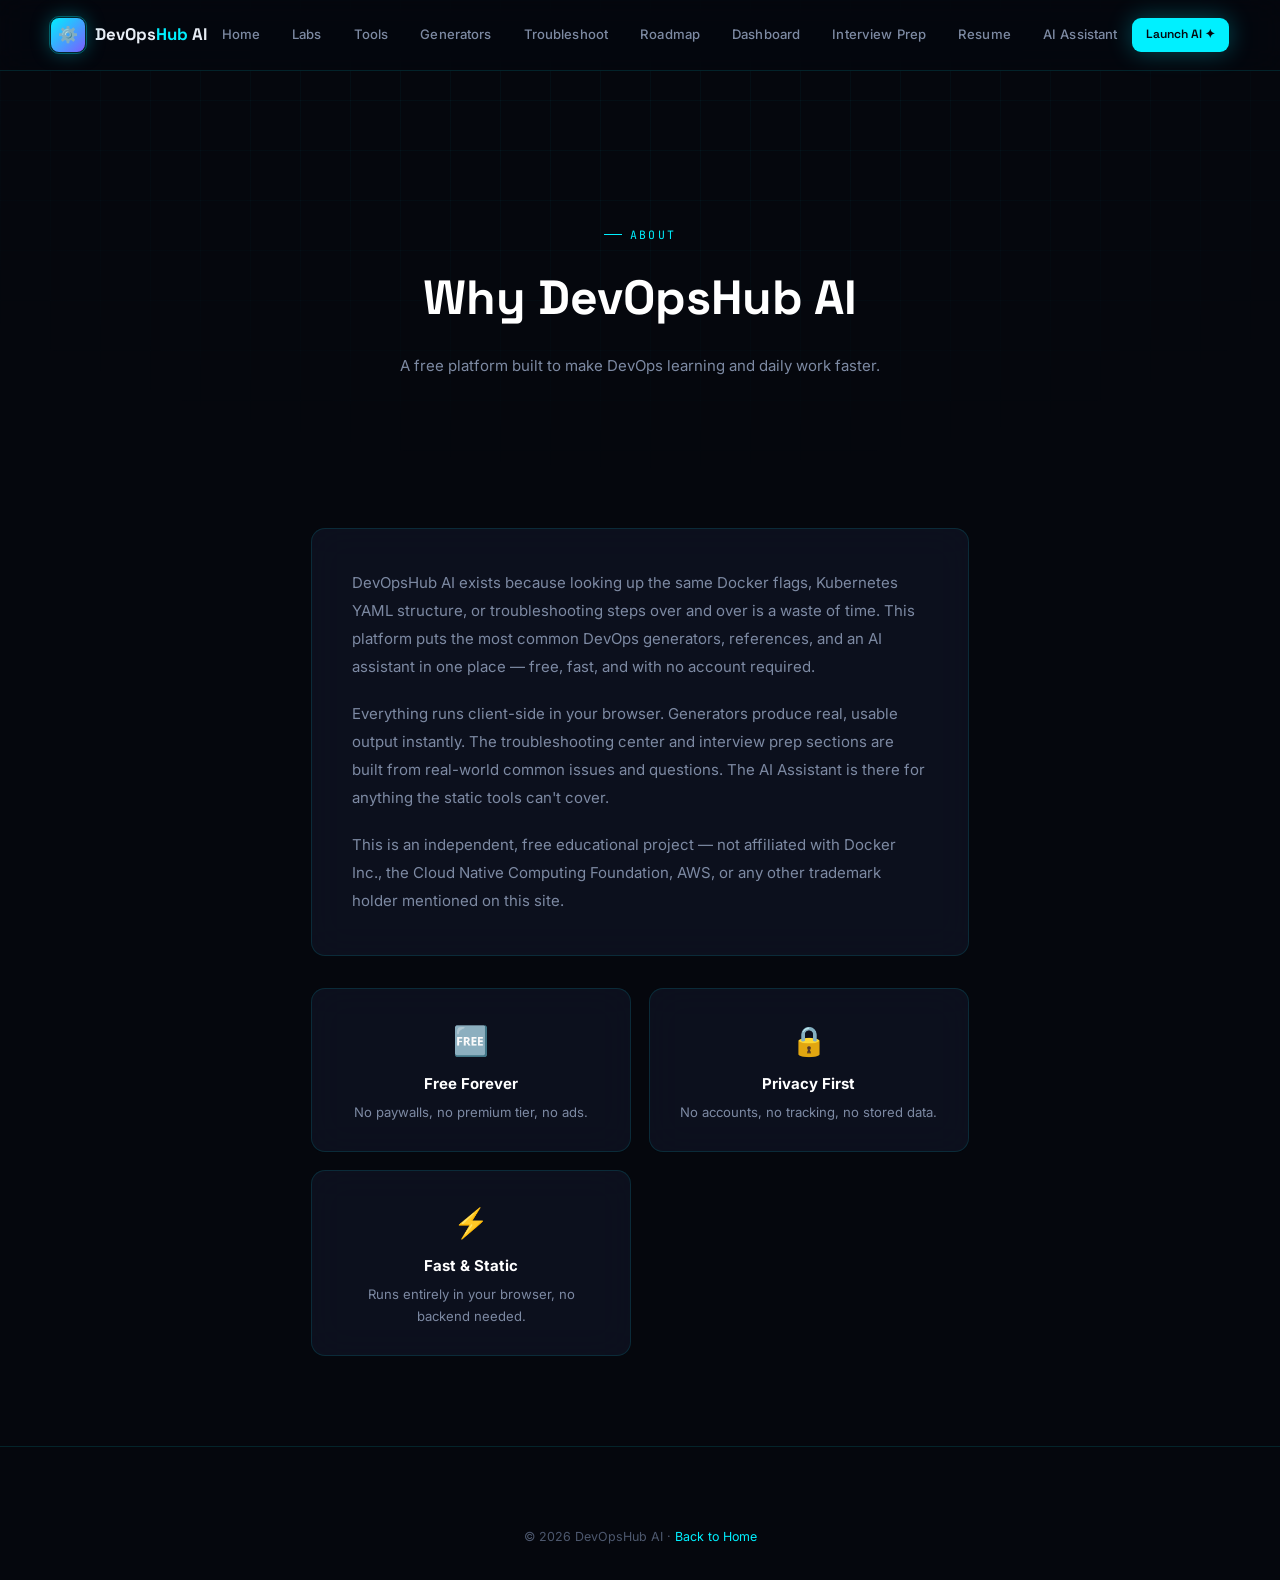
<file: pages/about.html>
<!DOCTYPE html>
<html lang="en">
<head>
<meta charset="UTF-8">
<meta name="viewport" content="width=device-width, initial-scale=1.0">
<title>About — DevOpsHub AI</title>
<link rel="icon" href="data:image/svg+xml,<svg xmlns='http://www.w3.org/2000/svg' viewBox='0 0 100 100'><text y='.9em' font-size='90'>⚙️</text></svg>">
<link href="https://fonts.googleapis.com/css2?family=Space+Grotesk:wght@400;500;600;700&family=Inter:wght@400;500;600;700&family=JetBrains+Mono:wght@400;500;700&display=swap" rel="stylesheet">
<link rel="stylesheet" href="../css/style.css">
</head>
<body>
<div id="scroll-progress"></div>
<div class="bg-grid"></div>

<nav id="nav">
  <a href="../index.html" class="nav-logo">
    <div class="nav-logo-mark">⚙️</div>
    <span class="nav-logo-text">DevOps<span>Hub</span> AI</span>
  </a>
  <div class="nav-links" id="nav-links">
    <a href="../index.html">Home</a>
    <a href="labs.html">Labs</a>
    <a href="tools.html">Tools</a>
    <a href="generators.html">Generators</a>
    <a href="troubleshoot.html">Troubleshoot</a>
    <a href="roadmap.html">Roadmap</a>
    <a href="dashboard.html">Dashboard</a>
    <a href="interview.html">Interview Prep</a>
    <a href="resume.html">Resume</a>
    <a href="assistant.html">AI Assistant</a>
  </div>
  <div class="nav-cta">
    <a href="assistant.html" class="btn btn-cyan btn-sm">Launch AI ✦</a>
    <button class="nav-toggle" id="nav-toggle"><span></span><span></span><span></span></button>
  </div>
</nav>

<main>
<div class="page-hero">
  <div class="eyebrow center" style="justify-content:center">About</div>
  <h1>Why DevOpsHub AI</h1>
  <p>A free platform built to make DevOps learning and daily work faster.</p>
</div>

<section>
  <div class="wrap" style="max-width:760px">
    <div class="glass reveal" style="padding:2.5rem">
      <p style="color:var(--muted);line-height:1.85;margin-bottom:1.25rem">DevOpsHub AI exists because looking up the same Docker flags, Kubernetes YAML structure, or troubleshooting steps over and over is a waste of time. This platform puts the most common DevOps generators, references, and an AI assistant in one place — free, fast, and with no account required.</p>
      <p style="color:var(--muted);line-height:1.85;margin-bottom:1.25rem">Everything runs client-side in your browser. Generators produce real, usable output instantly. The troubleshooting center and interview prep sections are built from real-world common issues and questions. The AI Assistant is there for anything the static tools can't cover.</p>
      <p style="color:var(--muted);line-height:1.85">This is an independent, free educational project — not affiliated with Docker Inc., the Cloud Native Computing Foundation, AWS, or any other trademark holder mentioned on this site.</p>
    </div>

    <div class="feature-grid mt-2 reveal">
      <div class="glass center" style="padding:1.75rem">
        <div style="font-size:1.8rem;margin-bottom:.5rem">🆓</div>
        <div style="font-weight:700;color:#fff;margin-bottom:.3rem">Free Forever</div>
        <div style="font-size:.82rem;color:var(--muted)">No paywalls, no premium tier, no ads.</div>
      </div>
      <div class="glass center" style="padding:1.75rem">
        <div style="font-size:1.8rem;margin-bottom:.5rem">🔒</div>
        <div style="font-weight:700;color:#fff;margin-bottom:.3rem">Privacy First</div>
        <div style="font-size:.82rem;color:var(--muted)">No accounts, no tracking, no stored data.</div>
      </div>
      <div class="glass center" style="padding:1.75rem">
        <div style="font-size:1.8rem;margin-bottom:.5rem">⚡</div>
        <div style="font-weight:700;color:#fff;margin-bottom:.3rem">Fast & Static</div>
        <div style="font-size:.82rem;color:var(--muted)">Runs entirely in your browser, no backend needed.</div>
      </div>
    </div>
  </div>
</section>

</main>

<footer>
  <div class="footer-bottom" style="border-top:none;justify-content:center">
    <p>© 2026 DevOpsHub AI · <a href="../index.html" style="color:var(--cyan)">Back to Home</a></p>
  </div>
</footer>

<button id="back-top">↑</button>
<script src="https://cdnjs.cloudflare.com/ajax/libs/gsap/3.12.2/gsap.min.js"></script>
<script src="../js/main.js"></script>
</body>
</html>
</file>
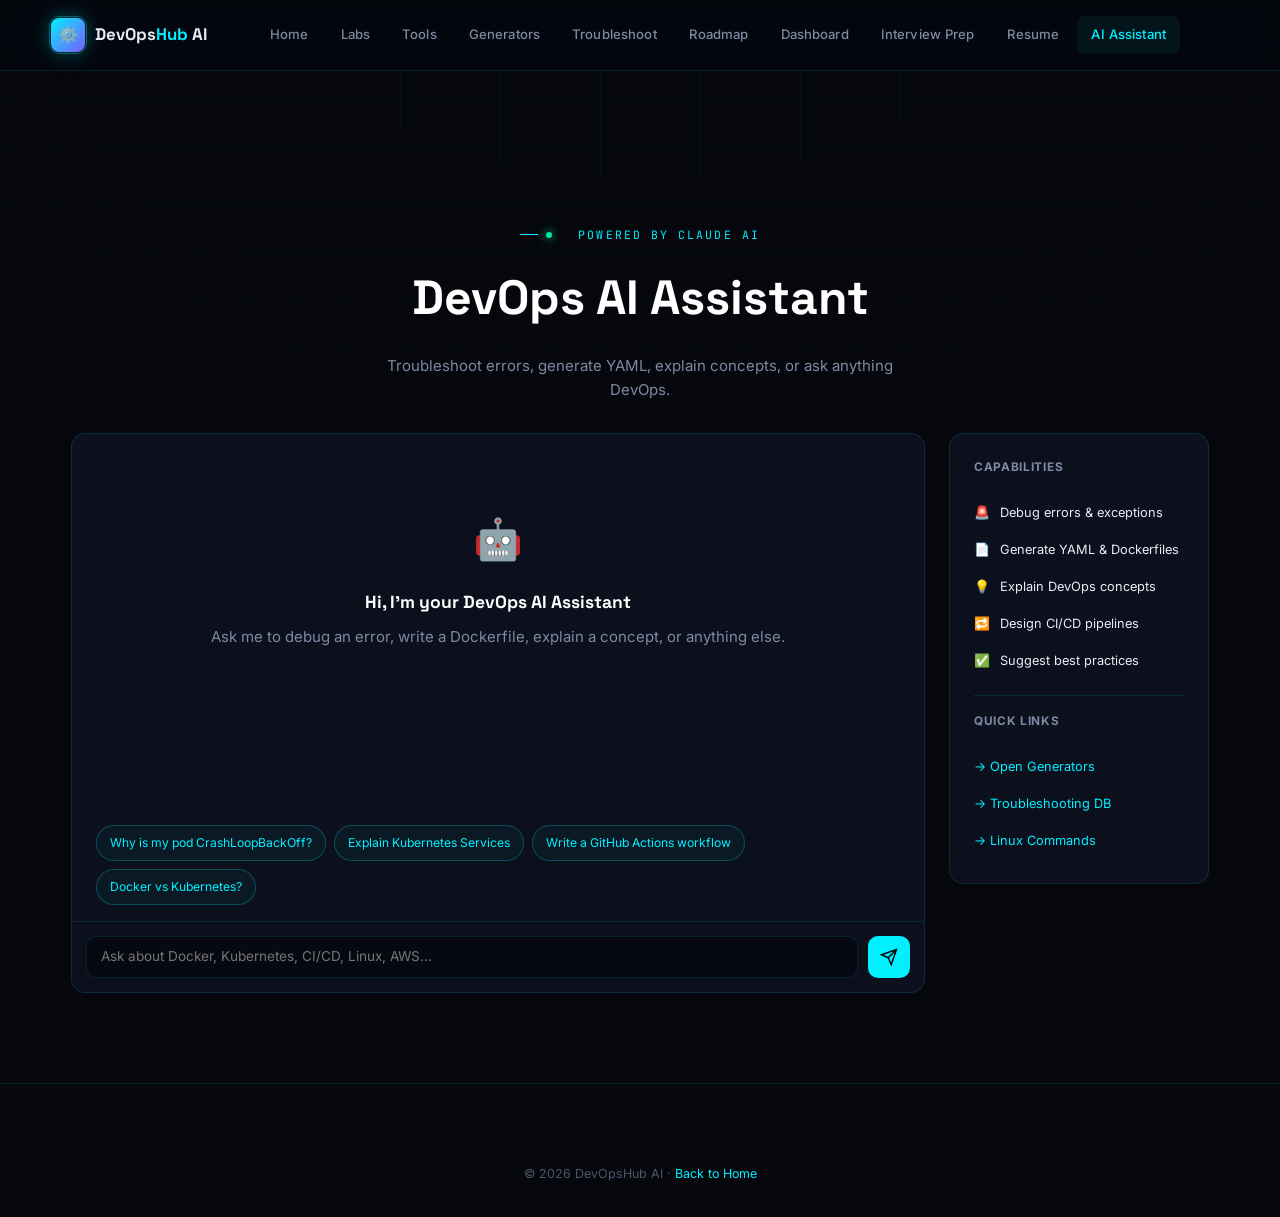
<file: pages/assistant.html>
<!DOCTYPE html>
<html lang="en">
<head>
<meta charset="UTF-8">
<meta name="viewport" content="width=device-width, initial-scale=1.0">
<title>AI Assistant — DevOpsHub AI</title>
<link rel="icon" href="data:image/svg+xml,<svg xmlns='http://www.w3.org/2000/svg' viewBox='0 0 100 100'><text y='.9em' font-size='90'>🤖</text></svg>">
<link href="https://fonts.googleapis.com/css2?family=Space+Grotesk:wght@400;500;600;700&family=Inter:wght@400;500;600;700&family=JetBrains+Mono:wght@400;500;700&display=swap" rel="stylesheet">
<link rel="stylesheet" href="../css/style.css">
</head>
<body>
<div id="scroll-progress"></div>
<div class="bg-grid"></div>

<nav id="nav">
  <a href="../index.html" class="nav-logo">
    <div class="nav-logo-mark">⚙️</div>
    <span class="nav-logo-text">DevOps<span>Hub</span> AI</span>
  </a>
  <div class="nav-links" id="nav-links">
    <a href="../index.html">Home</a>
    <a href="labs.html">Labs</a>
    <a href="tools.html">Tools</a>
    <a href="generators.html">Generators</a>
    <a href="troubleshoot.html">Troubleshoot</a>
    <a href="roadmap.html">Roadmap</a>
    <a href="dashboard.html">Dashboard</a>
    <a href="interview.html">Interview Prep</a>
    <a href="resume.html">Resume</a>
    <a href="assistant.html" class="active">AI Assistant</a>
  </div>
  <div class="nav-cta">
    <button class="nav-toggle" id="nav-toggle"><span></span><span></span><span></span></button>
  </div>
</nav>

<main>
<div class="page-hero" style="padding-bottom:30px">
  <div class="eyebrow center" style="justify-content:center"><span class="live-dot"></span>&nbsp; Powered by Claude AI</div>
  <h1>DevOps AI Assistant</h1>
  <p>Troubleshoot errors, generate YAML, explain concepts, or ask anything DevOps.</p>
</div>

<section style="padding-top:0">
  <div class="wrap">
    <div class="chat-shell reveal">
      <div class="chat-window glass">
        <div class="chat-msgs" id="chatMsgs">
          <div class="chat-empty" id="chatEmpty">
            <div style="font-size:2.5rem;margin-bottom:1rem">🤖</div>
            <h3 style="font-family:var(--font-d);color:#fff;margin-bottom:.5rem">Hi, I'm your DevOps AI Assistant</h3>
            <p>Ask me to debug an error, write a Dockerfile, explain a concept, or anything else.</p>
          </div>
        </div>
        <div class="chat-suggestions" id="chatSuggestions">
          <div class="chat-suggest-chip" onclick="askSuggestion(this)">Why is my pod CrashLoopBackOff?</div>
          <div class="chat-suggest-chip" onclick="askSuggestion(this)">Explain Kubernetes Services</div>
          <div class="chat-suggest-chip" onclick="askSuggestion(this)">Write a GitHub Actions workflow</div>
          <div class="chat-suggest-chip" onclick="askSuggestion(this)">Docker vs Kubernetes?</div>
        </div>
        <div class="chat-input-row">
          <textarea id="chatInput" placeholder="Ask about Docker, Kubernetes, CI/CD, Linux, AWS…" rows="1"></textarea>
          <button class="chat-send" id="sendBtn">
            <svg width="18" height="18" viewBox="0 0 24 24" fill="none" stroke="currentColor" stroke-width="2"><path d="M22 2L11 13M22 2l-7 20-4-9-9-4 20-7z"/></svg>
          </button>
        </div>
      </div>

      <div class="chat-sidebar glass">
        <h4>Capabilities</h4>
        <div class="chat-cap">🚨 <span>Debug errors & exceptions</span></div>
        <div class="chat-cap">📄 <span>Generate YAML & Dockerfiles</span></div>
        <div class="chat-cap">💡 <span>Explain DevOps concepts</span></div>
        <div class="chat-cap">🔁 <span>Design CI/CD pipelines</span></div>
        <div class="chat-cap">✅ <span>Suggest best practices</span></div>
        <div style="height:1px;background:var(--border);margin:1rem 0"></div>
        <h4>Quick Links</h4>
        <div class="chat-cap"><a href="generators.html" style="color:var(--cyan)">→ Open Generators</a></div>
        <div class="chat-cap"><a href="troubleshoot.html" style="color:var(--cyan)">→ Troubleshooting DB</a></div>
        <div class="chat-cap"><a href="tools.html" style="color:var(--cyan)">→ Linux Commands</a></div>
      </div>
    </div>
  </div>
</section>

</main>

<footer>
  <div class="footer-bottom" style="border-top:none;justify-content:center">
    <p>© 2026 DevOpsHub AI · <a href="../index.html" style="color:var(--cyan)">Back to Home</a></p>
  </div>
</footer>

<script>
let messages = [];
let busy = false;

const chatMsgs = document.getElementById('chatMsgs');
const chatEmpty = document.getElementById('chatEmpty');
const chatInput = document.getElementById('chatInput');
const sendBtn = document.getElementById('sendBtn');
const suggestions = document.getElementById('chatSuggestions');

chatInput.addEventListener('input', () => {
  chatInput.style.height = 'auto';
  chatInput.style.height = Math.min(chatInput.scrollHeight, 100) + 'px';
});
chatInput.addEventListener('keydown', e => {
  if (e.key === 'Enter' && !e.shiftKey) { e.preventDefault(); sendMessage(); }
});
sendBtn.addEventListener('click', sendMessage);

function askSuggestion(el) {
  chatInput.value = el.textContent;
  sendMessage();
}

function appendMsg(role, text) {
  if (chatEmpty) chatEmpty.style.display = 'none';
  suggestions.style.display = 'none';
  const wrap = document.createElement('div');
  wrap.className = `msg ${role}`;
  const bubble = document.createElement('div');
  bubble.className = 'msg-bubble';
  bubble.innerHTML = text
    .replace(/```(\w+)?\n?([\s\S]*?)```/g, '<pre><code>$2</code></pre>')
    .replace(/`([^`]+)`/g, '<code>$1</code>')
    .replace(/\*\*(.*?)\*\*/g, '<strong>$1</strong>')
    .replace(/\n/g, '<br>');
  wrap.appendChild(bubble);
  chatMsgs.appendChild(wrap);
  chatMsgs.scrollTop = chatMsgs.scrollHeight;
  return bubble;
}

function showThinking() {
  const wrap = document.createElement('div');
  wrap.className = 'msg ai';
  wrap.id = 'thinkingMsg';
  wrap.innerHTML = `<div class="thinking"><span></span><span></span><span></span></div>`;
  chatMsgs.appendChild(wrap);
  chatMsgs.scrollTop = chatMsgs.scrollHeight;
}
function removeThinking() {
  document.getElementById('thinkingMsg')?.remove();
}

const SYSTEM = `You are the DevOpsHub AI Assistant, an expert DevOps engineer assistant embedded in a free platform called DevOpsHub AI.

You help with: Docker, Kubernetes, CI/CD (GitHub Actions, Jenkins, GitLab CI), Linux administration, AWS/Azure/GCP, Terraform, Ansible, monitoring (Prometheus/Grafana), and general DevOps best practices.

Be concise, technical, and practical. When giving commands or YAML, use proper markdown code blocks. When debugging errors, ask only ONE clarifying question if truly needed, otherwise give your best diagnosis with the most likely causes and fixes.

The platform also has standalone generators for Dockerfiles, K8s YAML, Terraform, Ansible, CI/CD pipelines, a troubleshooting database, a Linux command finder, an interview prep section, and a resume builder — mention these when relevant so users know where to find more.`;

async function sendMessage() {
  const text = chatInput.value.trim();
  if (!text || busy) return;
  appendMsg('user', text);
  messages.push({ role: 'user', content: text });
  chatInput.value = ''; chatInput.style.height = 'auto';
  busy = true; sendBtn.disabled = true;
  showThinking();

  try {
    const response = await fetch('https://api.anthropic.com/v1/messages', {
      method: 'POST',
      headers: { 'Content-Type': 'application/json' },
      body: JSON.stringify({
        model: 'claude-sonnet-4-6',
        max_tokens: 1200,
        system: SYSTEM,
        messages: messages
      })
    });
    const data = await response.json();
    removeThinking();
    const reply = data.content?.[0]?.text || "Sorry, I couldn't generate a response. Please try again.";
    appendMsg('ai', reply);
    messages.push({ role: 'assistant', content: reply });
  } catch (err) {
    removeThinking();
    appendMsg('ai', '⚠️ Connection error. Please check your internet and try again. In the meantime, check the [Troubleshooting Center](troubleshoot.html) or [Generators](generators.html) directly.');
  }
  busy = false; sendBtn.disabled = false;
  chatInput.focus();
}
</script>
<script src="https://cdnjs.cloudflare.com/ajax/libs/gsap/3.12.2/gsap.min.js"></script>
<script src="../js/main.js"></script>
</body>
</html>
</file>
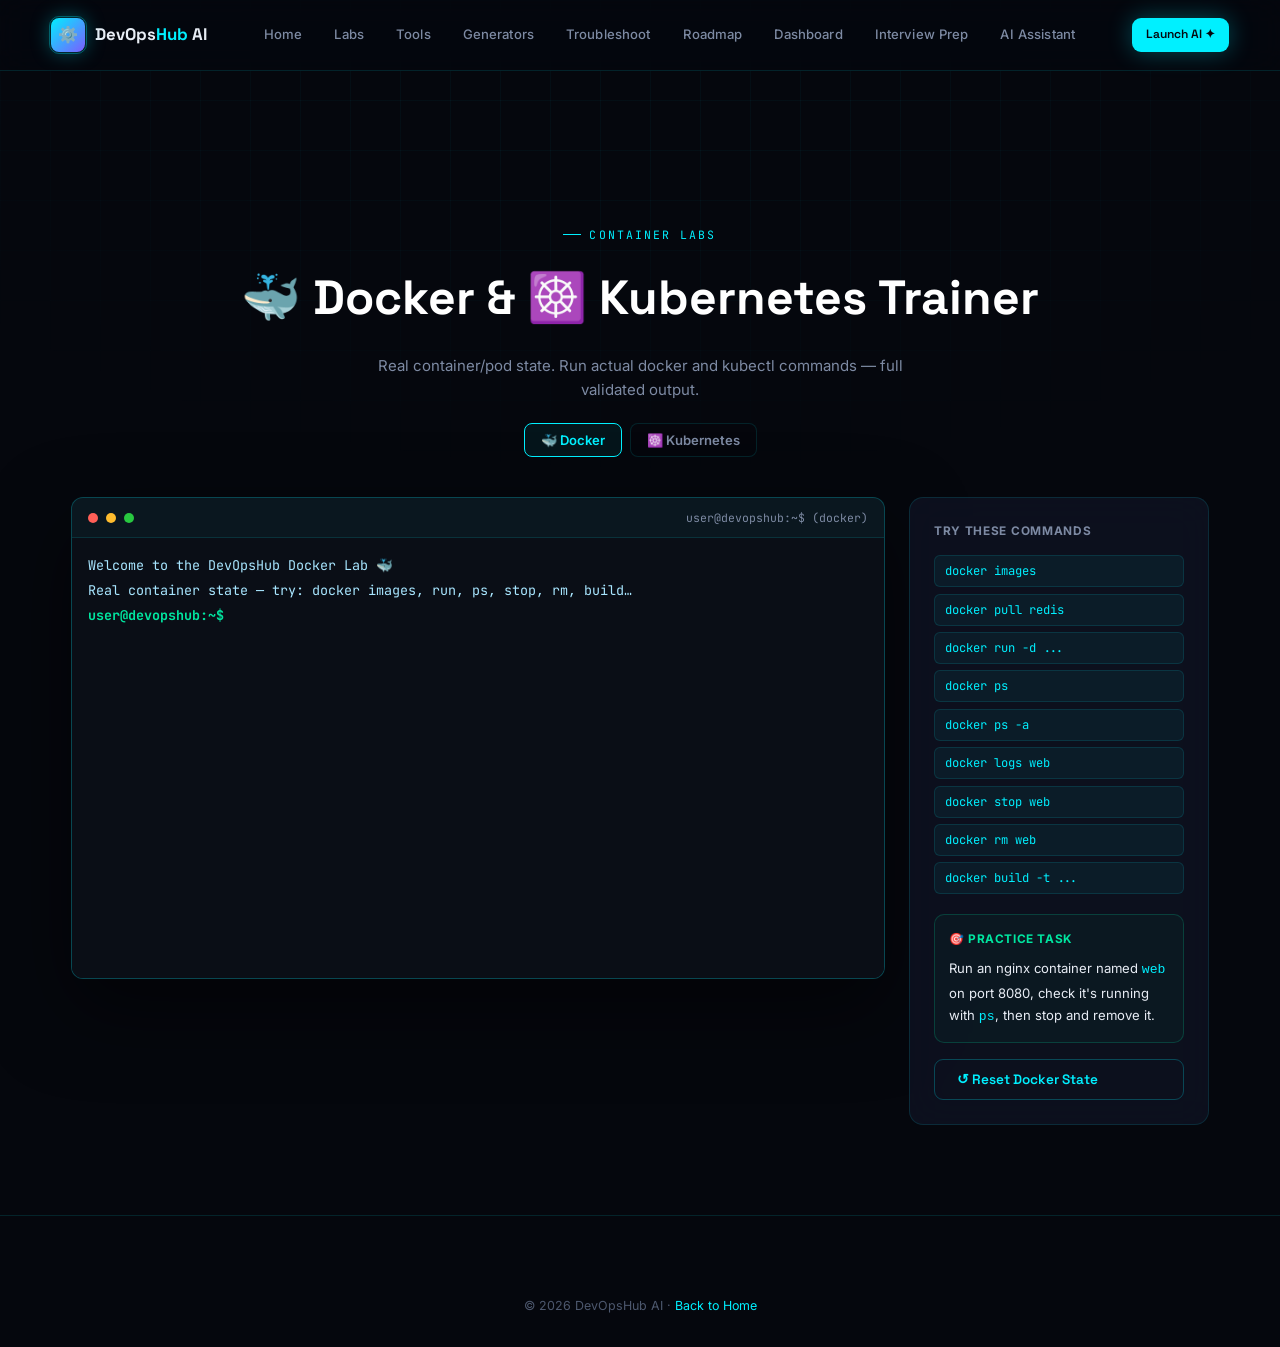
<file: pages/container-lab.html>
<!DOCTYPE html>
<html lang="en">
<head>
<meta charset="UTF-8">
<meta name="viewport" content="width=device-width, initial-scale=1.0">
<title>Docker & Kubernetes Lab — DevOpsHub AI</title>
<link rel="icon" href="data:image/svg+xml,<svg xmlns='http://www.w3.org/2000/svg' viewBox='0 0 100 100'><text y='.9em' font-size='90'>🐳</text></svg>">
<link href="https://fonts.googleapis.com/css2?family=Space+Grotesk:wght@400;500;600;700&family=Inter:wght@400;500;600;700&family=JetBrains+Mono:wght@400;500;700&display=swap" rel="stylesheet">
<link rel="stylesheet" href="../css/style.css">
</head>
<body>
<div id="scroll-progress"></div>
<div class="bg-grid"></div>

<nav id="nav">
  <a href="../index.html" class="nav-logo">
    <div class="nav-logo-mark">⚙️</div>
    <span class="nav-logo-text">DevOps<span>Hub</span> AI</span>
  </a>
  <div class="nav-links" id="nav-links">
    <a href="../index.html">Home</a>
    <a href="labs.html">Labs</a>
    <a href="tools.html">Tools</a>
    <a href="generators.html">Generators</a>
    <a href="troubleshoot.html">Troubleshoot</a>
    <a href="roadmap.html">Roadmap</a>
    <a href="dashboard.html">Dashboard</a>
    <a href="interview.html">Interview Prep</a>
    <a href="assistant.html">AI Assistant</a>
  </div>
  <div class="nav-cta">
    <a href="assistant.html" class="btn btn-cyan btn-sm">Launch AI ✦</a>
    <button class="nav-toggle" id="nav-toggle"><span></span><span></span><span></span></button>
  </div>
</nav>

<main>
<div class="page-hero" style="padding-bottom:20px">
  <div class="eyebrow center" style="justify-content:center">Container Labs</div>
  <h1>🐳 Docker & ☸️ Kubernetes Trainer</h1>
  <p>Real container/pod state. Run actual docker and kubectl commands — full validated output.</p>
</div>

<div class="wrap" style="margin-bottom:2rem">
  <div class="ts-filters reveal">
    <button class="chip active" id="tab-docker" onclick="switchTab('docker')">🐳 Docker</button>
    <button class="chip" id="tab-k8s" onclick="switchTab('k8s')">☸️ Kubernetes</button>
  </div>
</div>

<!-- DOCKER LAB -->
<section style="padding-top:0" id="panel-docker">
  <div class="wrap">
    <div class="lab-layout reveal">
      <div class="lab-term-wrap">
        <div class="lab-term-bar">
          <span class="term-dot r"></span><span class="term-dot y"></span><span class="term-dot g"></span>
          <span class="fname">user@devopshub:~$ (docker)</span>
        </div>
        <div id="terminal-docker" style="min-height:440px"></div>
      </div>
      <div class="lab-sidebar glass">
        <h4>Try These Commands</h4>
        <div class="lab-cmd-list">
          <button class="lab-cmd-chip" data-term="docker" data-cmd="docker images">docker images</button>
          <button class="lab-cmd-chip" data-term="docker" data-cmd="docker pull redis:latest">docker pull redis</button>
          <button class="lab-cmd-chip" data-term="docker" data-cmd="docker run -d --name web -p 8080:80 nginx">docker run -d ...</button>
          <button class="lab-cmd-chip" data-term="docker" data-cmd="docker ps">docker ps</button>
          <button class="lab-cmd-chip" data-term="docker" data-cmd="docker ps -a">docker ps -a</button>
          <button class="lab-cmd-chip" data-term="docker" data-cmd="docker logs web">docker logs web</button>
          <button class="lab-cmd-chip" data-term="docker" data-cmd="docker stop web">docker stop web</button>
          <button class="lab-cmd-chip" data-term="docker" data-cmd="docker rm web">docker rm web</button>
          <button class="lab-cmd-chip" data-term="docker" data-cmd="docker build -t myapp:latest .">docker build -t ...</button>
        </div>
        <div class="lab-task-box">
          <h5>🎯 Practice Task</h5>
          Run an nginx container named <code style="color:var(--cyan)">web</code> on port 8080, check it's running with <code style="color:var(--cyan)">ps</code>, then stop and remove it.
        </div>
        <button class="btn btn-ghost lab-reset-btn" onclick="resetDocker()">↺ Reset Docker State</button>
      </div>
    </div>
  </div>
</section>

<!-- K8S LAB -->
<section style="padding-top:0;display:none" id="panel-k8s">
  <div class="wrap">
    <div class="lab-layout reveal">
      <div class="lab-term-wrap">
        <div class="lab-term-bar">
          <span class="term-dot r"></span><span class="term-dot y"></span><span class="term-dot g"></span>
          <span class="fname">user@devopshub:~$ (kubectl)</span>
        </div>
        <div id="terminal-k8s" style="min-height:440px"></div>
      </div>
      <div class="lab-sidebar glass">
        <h4>Try These Commands</h4>
        <div class="lab-cmd-list">
          <button class="lab-cmd-chip" data-term="k8s" data-cmd="kubectl get pods">kubectl get pods</button>
          <button class="lab-cmd-chip" data-term="k8s" data-cmd="kubectl get deployments">kubectl get deployments</button>
          <button class="lab-cmd-chip" data-term="k8s" data-cmd="kubectl get services">kubectl get services</button>
          <button class="lab-cmd-chip" data-term="k8s" data-cmd="kubectl get nodes">kubectl get nodes</button>
          <button class="lab-cmd-chip" data-term="k8s" data-cmd="kubectl apply -f deployment.yaml">kubectl apply -f ...</button>
          <button class="lab-cmd-chip" data-term="k8s" data-cmd="kubectl describe pod frontend-7d9f8-x8k2p">kubectl describe pod ...</button>
          <button class="lab-cmd-chip" data-term="k8s" data-cmd="kubectl scale deployment backend --replicas=4">kubectl scale ...</button>
          <button class="lab-cmd-chip" data-term="k8s" data-cmd="kubectl logs frontend-7d9f8-x8k2p">kubectl logs ...</button>
          <button class="lab-cmd-chip" data-term="k8s" data-cmd="kubectl delete pod cache-redis-0">kubectl delete pod ...</button>
        </div>
        <div class="lab-task-box">
          <h5>🎯 Practice Task</h5>
          List all pods, scale the <code style="color:var(--cyan)">backend</code> deployment to 4 replicas, then confirm with <code style="color:var(--cyan)">get deployments</code>.
        </div>
        <button class="btn btn-ghost lab-reset-btn" onclick="resetK8s()">↺ Reset Cluster State</button>
      </div>
    </div>
  </div>
</section>

</main>

<footer>
  <div class="footer-bottom" style="border-top:none;justify-content:center">
    <p>© 2026 DevOpsHub AI · <a href="../index.html" style="color:var(--cyan)">Back to Home</a></p>
  </div>
</footer>

<button id="back-top">↑</button>

<script src="../data/docker-k8s-sim.js"></script>
<script src="../js/terminal-widget.js"></script>
<script>
let dockerState, k8sState, termDocker, termK8s;

function initDocker() {
  dockerState = createDockerState();
  termDocker = createTerminalWidget(document.getElementById('terminal-docker'), {
    prompt: 'user@devopshub:~$',
    welcome: 'Welcome to the DevOpsHub Docker Lab 🐳\nReal container state — try: docker images, run, ps, stop, rm, build…\n',
    onCommand: (cmd) => runDockerCommand(dockerState, cmd)
  });
}
function initK8s() {
  k8sState = createK8sState();
  termK8s = createTerminalWidget(document.getElementById('terminal-k8s'), {
    prompt: 'user@devopshub:~$',
    welcome: 'Welcome to the DevOpsHub Kubernetes Lab ☸️\nReal cluster state — try: kubectl get pods, apply, scale, describe…\n',
    onCommand: (cmd) => runK8sCommand(k8sState, cmd)
  });
}
function resetDocker() { initDocker(); }
function resetK8s() { initK8s(); }

function switchTab(which) {
  document.getElementById('tab-docker').classList.toggle('active', which === 'docker');
  document.getElementById('tab-k8s').classList.toggle('active', which === 'k8s');
  document.getElementById('panel-docker').style.display = which === 'docker' ? '' : 'none';
  document.getElementById('panel-k8s').style.display = which === 'k8s' ? '' : 'none';
  if (which === 'docker') termDocker.focus(); else termK8s.focus();
}

document.querySelectorAll('.lab-cmd-chip').forEach(btn => {
  btn.addEventListener('click', () => {
    const t = btn.dataset.term === 'docker' ? termDocker : termK8s;
    t.runCommand(btn.dataset.cmd);
    t.focus();
  });
});

initDocker();
initK8s();
</script>
<script src="https://cdnjs.cloudflare.com/ajax/libs/gsap/3.12.2/gsap.min.js"></script>
<script src="../js/main.js"></script>
</body>
</html>
</file>
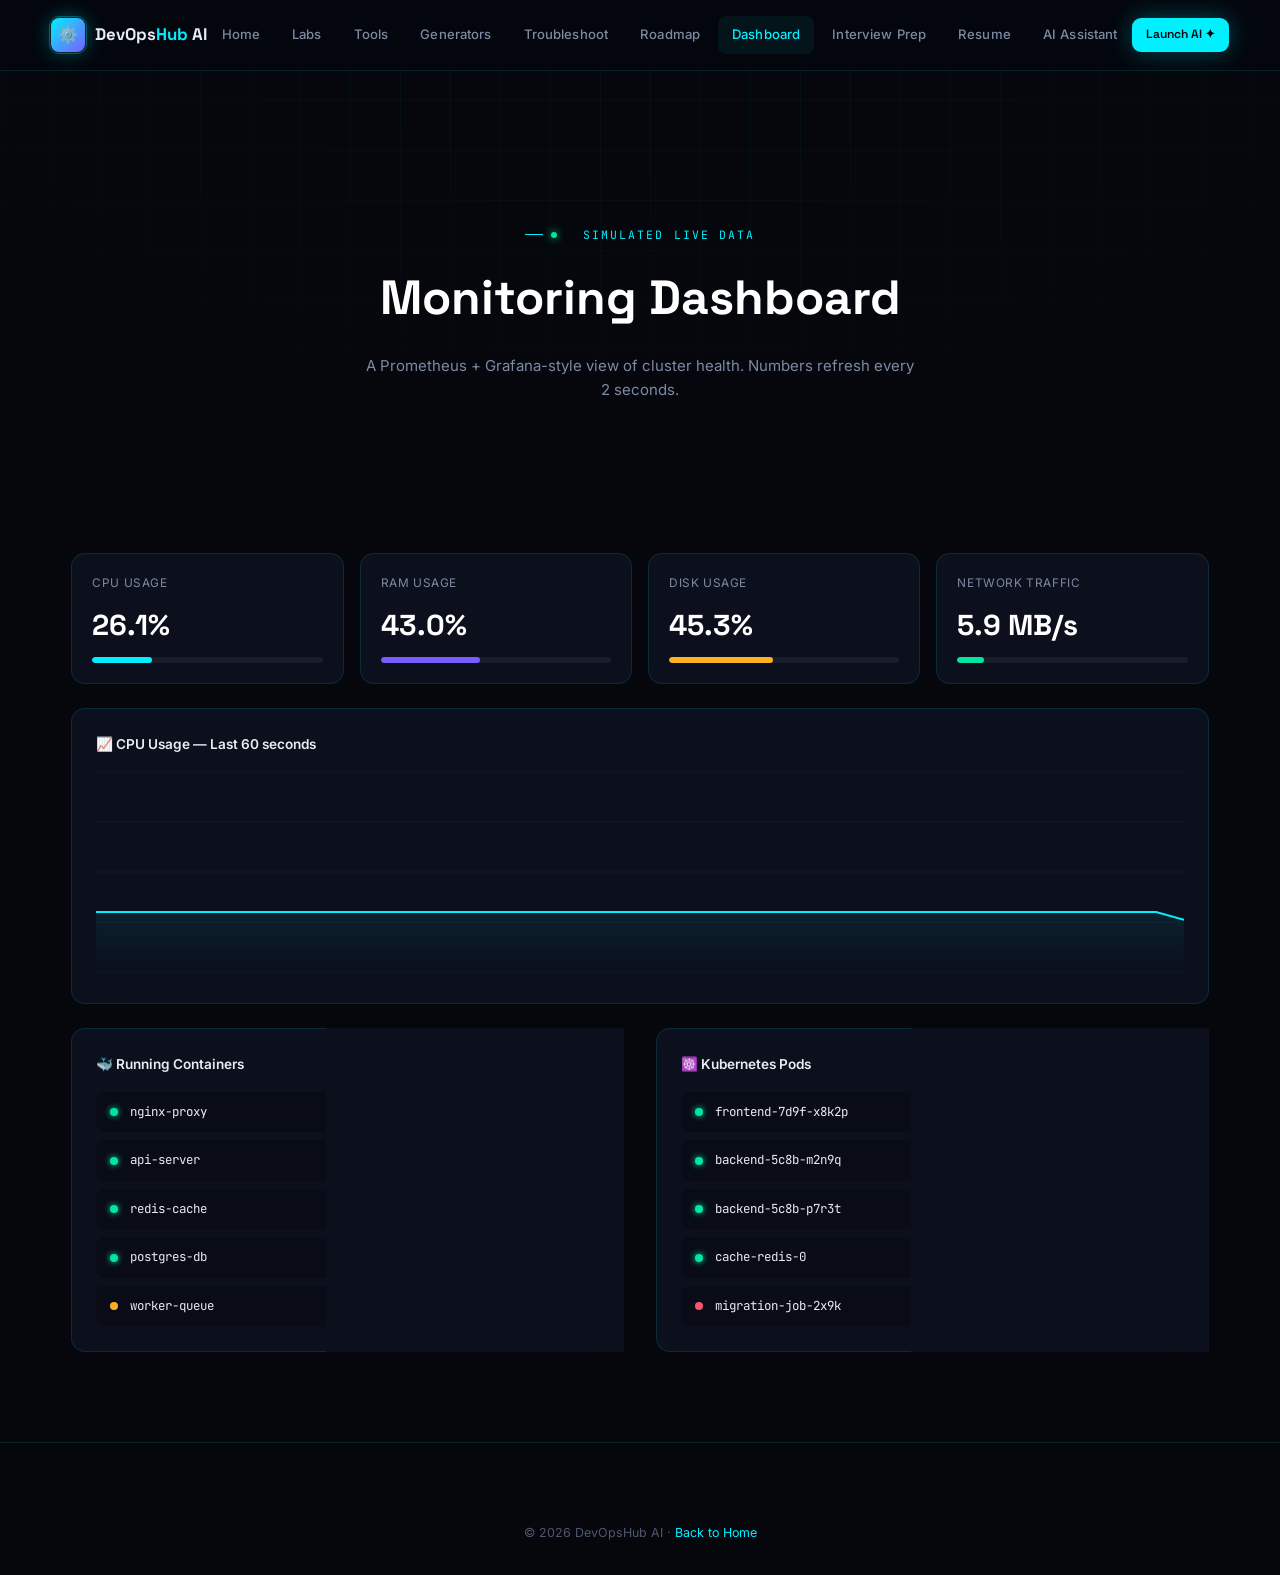
<file: pages/dashboard.html>
<!DOCTYPE html>
<html lang="en">
<head>
<meta charset="UTF-8">
<meta name="viewport" content="width=device-width, initial-scale=1.0">
<title>Monitoring Dashboard — DevOpsHub AI</title>
<link rel="icon" href="data:image/svg+xml,<svg xmlns='http://www.w3.org/2000/svg' viewBox='0 0 100 100'><text y='.9em' font-size='90'>⚙️</text></svg>">
<link href="https://fonts.googleapis.com/css2?family=Space+Grotesk:wght@400;500;600;700&family=Inter:wght@400;500;600;700&family=JetBrains+Mono:wght@400;500;700&display=swap" rel="stylesheet">
<link rel="stylesheet" href="../css/style.css">
<style>
canvas#liveChart{width:100%;height:200px}
</style>
</head>
<body>
<div id="scroll-progress"></div>
<div class="bg-grid"></div>

<nav id="nav">
  <a href="../index.html" class="nav-logo">
    <div class="nav-logo-mark">⚙️</div>
    <span class="nav-logo-text">DevOps<span>Hub</span> AI</span>
  </a>
  <div class="nav-links" id="nav-links">
    <a href="../index.html">Home</a>
    <a href="labs.html">Labs</a>
    <a href="tools.html">Tools</a>
    <a href="generators.html">Generators</a>
    <a href="troubleshoot.html">Troubleshoot</a>
    <a href="roadmap.html">Roadmap</a>
    <a href="dashboard.html" class="active">Dashboard</a>
    <a href="interview.html">Interview Prep</a>
    <a href="resume.html">Resume</a>
    <a href="assistant.html">AI Assistant</a>
  </div>
  <div class="nav-cta">
    <a href="assistant.html" class="btn btn-cyan btn-sm">Launch AI ✦</a>
    <button class="nav-toggle" id="nav-toggle"><span></span><span></span><span></span></button>
  </div>
</nav>

<main>
<div class="page-hero">
  <div class="eyebrow center" style="justify-content:center"><span class="live-dot"></span>&nbsp; Simulated Live Data</div>
  <h1>Monitoring Dashboard</h1>
  <p>A Prometheus + Grafana-style view of cluster health. Numbers refresh every 2 seconds.</p>
</div>

<section>
  <div class="wrap">
    <div class="dash-grid reveal">
      <div class="dash-card glass">
        <div class="dash-label">CPU Usage</div>
        <div class="dash-value" id="cpu-val">0%</div>
        <div class="dash-bar-track"><div class="dash-bar-fill" id="cpu-bar" style="background:var(--cyan)"></div></div>
      </div>
      <div class="dash-card glass">
        <div class="dash-label">RAM Usage</div>
        <div class="dash-value" id="ram-val">0%</div>
        <div class="dash-bar-track"><div class="dash-bar-fill" id="ram-bar" style="background:var(--violet)"></div></div>
      </div>
      <div class="dash-card glass">
        <div class="dash-label">Disk Usage</div>
        <div class="dash-value" id="disk-val">0%</div>
        <div class="dash-bar-track"><div class="dash-bar-fill" id="disk-bar" style="background:var(--amber)"></div></div>
      </div>
      <div class="dash-card glass">
        <div class="dash-label">Network Traffic</div>
        <div class="dash-value" id="net-val">0 MB/s</div>
        <div class="dash-bar-track"><div class="dash-bar-fill" id="net-bar" style="background:var(--green)"></div></div>
      </div>
    </div>

    <div class="dash-chart-wrap glass reveal">
      <div class="dash-chart-title">📈 CPU Usage — Last 60 seconds</div>
      <canvas id="liveChart"></canvas>
    </div>

    <div class="gen-panel reveal" style="margin-top:1.5rem">
      <div class="dash-chart-wrap glass" style="margin:0">
        <div class="dash-chart-title">🐳 Running Containers</div>
        <div class="pod-list" id="container-list"></div>
      </div>
      <div class="dash-chart-wrap glass" style="margin:0">
        <div class="dash-chart-title">☸️ Kubernetes Pods</div>
        <div class="pod-list" id="pod-list"></div>
      </div>
    </div>
  </div>
</section>

</main>

<footer>
  <div class="footer-bottom" style="border-top:none;justify-content:center">
    <p>© 2026 DevOpsHub AI · <a href="../index.html" style="color:var(--cyan)">Back to Home</a></p>
  </div>
</footer>

<button id="back-top">↑</button>

<script>
// ===== Simulated metrics =====
let cpuHistory = Array(40).fill(30);

function rand(min, max) { return Math.random() * (max - min) + min; }

function updateMetrics() {
  const cpu = Math.max(8, Math.min(95, cpuHistory[cpuHistory.length-1] + rand(-8, 8)));
  const ram = rand(35, 72);
  const disk = rand(40, 65);
  const net = rand(2, 48);

  cpuHistory.push(cpu); cpuHistory.shift();

  document.getElementById('cpu-val').textContent = cpu.toFixed(1) + '%';
  document.getElementById('cpu-bar').style.width = cpu + '%';
  document.getElementById('ram-val').textContent = ram.toFixed(1) + '%';
  document.getElementById('ram-bar').style.width = ram + '%';
  document.getElementById('disk-val').textContent = disk.toFixed(1) + '%';
  document.getElementById('disk-bar').style.width = disk + '%';
  document.getElementById('net-val').textContent = net.toFixed(1) + ' MB/s';
  document.getElementById('net-bar').style.width = Math.min(100, net*2) + '%';

  drawChart();
}

function drawChart() {
  const canvas = document.getElementById('liveChart');
  const ctx = canvas.getContext('2d');
  const dpr = window.devicePixelRatio || 1;
  const w = canvas.clientWidth, h = canvas.clientHeight;
  canvas.width = w * dpr; canvas.height = h * dpr;
  ctx.scale(dpr, dpr);
  ctx.clearRect(0, 0, w, h);

  // grid lines
  ctx.strokeStyle = 'rgba(0,240,255,.06)';
  ctx.lineWidth = 1;
  for (let i = 0; i <= 4; i++) {
    const y = (h/4) * i;
    ctx.beginPath(); ctx.moveTo(0,y); ctx.lineTo(w,y); ctx.stroke();
  }

  // line
  const max = 100, step = w / (cpuHistory.length - 1);
  ctx.beginPath();
  cpuHistory.forEach((v, i) => {
    const x = i * step, y = h - (v/max) * h;
    i === 0 ? ctx.moveTo(x,y) : ctx.lineTo(x,y);
  });
  ctx.strokeStyle = '#00f0ff';
  ctx.lineWidth = 2;
  ctx.stroke();

  // fill gradient
  const grad = ctx.createLinearGradient(0,0,0,h);
  grad.addColorStop(0, 'rgba(0,240,255,.25)');
  grad.addColorStop(1, 'rgba(0,240,255,0)');
  ctx.lineTo(w, h); ctx.lineTo(0, h); ctx.closePath();
  ctx.fillStyle = grad; ctx.fill();
}

const CONTAINERS = [
  { name: 'nginx-proxy', status: 'running', meta: 'up 4d · 12 MB' },
  { name: 'api-server', status: 'running', meta: 'up 2h · 84 MB' },
  { name: 'redis-cache', status: 'running', meta: 'up 4d · 8 MB' },
  { name: 'postgres-db', status: 'running', meta: 'up 4d · 210 MB' },
  { name: 'worker-queue', status: 'pending', meta: 'restarting…' },
];
const PODS = [
  { name: 'frontend-7d9f-x8k2p', status: 'running', meta: '1/1 ready' },
  { name: 'backend-5c8b-m2n9q', status: 'running', meta: '1/1 ready' },
  { name: 'backend-5c8b-p7r3t', status: 'running', meta: '1/1 ready' },
  { name: 'cache-redis-0', status: 'running', meta: '1/1 ready' },
  { name: 'migration-job-2x9k', status: 'crash', meta: 'CrashLoopBackOff' },
];

function renderLists() {
  document.getElementById('container-list').innerHTML = CONTAINERS.map(c => `
    <div class="pod-row"><span class="pod-status ${c.status}"></span><span class="pod-name">${c.name}</span><span class="pod-meta">${c.meta}</span></div>
  `).join('');
  document.getElementById('pod-list').innerHTML = PODS.map(p => `
    <div class="pod-row"><span class="pod-status ${p.status}"></span><span class="pod-name">${p.name}</span><span class="pod-meta">${p.meta}</span></div>
  `).join('');
}

renderLists();
updateMetrics();
setInterval(updateMetrics, 2000);
window.addEventListener('resize', drawChart);
</script>
<script src="https://cdnjs.cloudflare.com/ajax/libs/gsap/3.12.2/gsap.min.js"></script>
<script src="../js/main.js"></script>
</body>
</html>
</file>
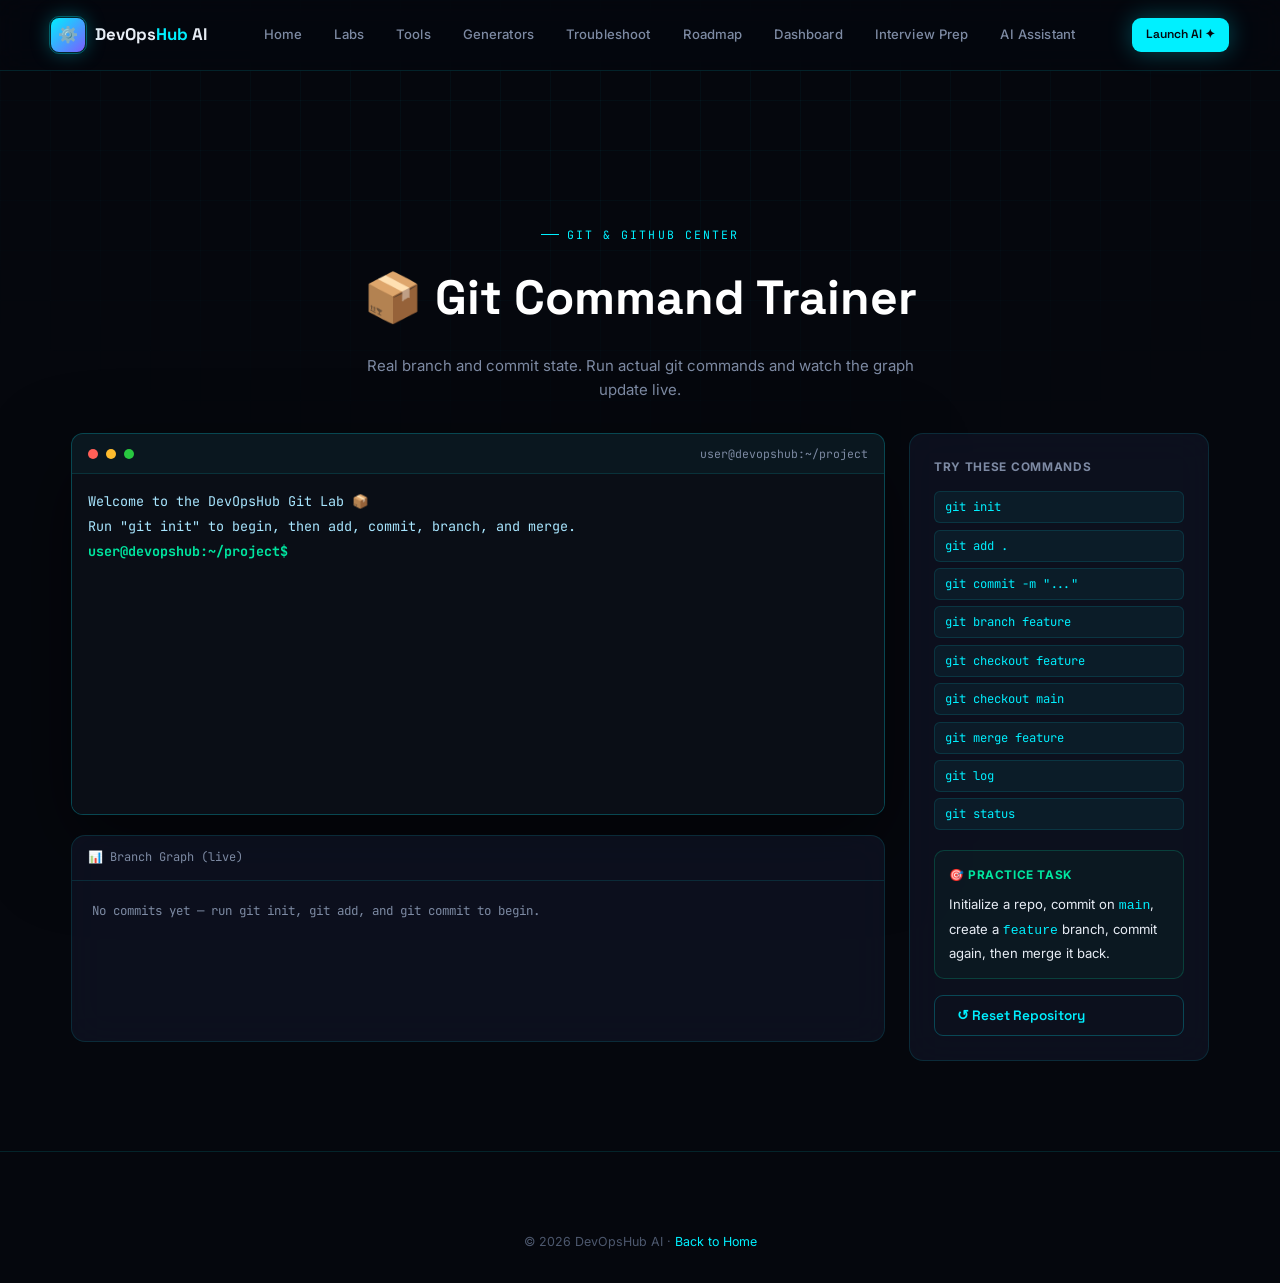
<file: pages/git-lab.html>
<!DOCTYPE html>
<html lang="en">
<head>
<meta charset="UTF-8">
<meta name="viewport" content="width=device-width, initial-scale=1.0">
<title>Git Lab — DevOpsHub AI</title>
<link rel="icon" href="data:image/svg+xml,<svg xmlns='http://www.w3.org/2000/svg' viewBox='0 0 100 100'><text y='.9em' font-size='90'>📦</text></svg>">
<link href="https://fonts.googleapis.com/css2?family=Space+Grotesk:wght@400;500;600;700&family=Inter:wght@400;500;600;700&family=JetBrains+Mono:wght@400;500;700&display=swap" rel="stylesheet">
<link rel="stylesheet" href="../css/style.css">
<style>
#git-graph{min-height:160px;padding:1.25rem;display:flex;flex-direction:column;gap:8px;font-family:var(--font-m);font-size:.78rem}
.graph-row{display:flex;align-items:center;gap:10px}
.graph-dot{width:12px;height:12px;border-radius:50%;background:var(--cyan);box-shadow:0 0 8px var(--cyan);flex-shrink:0}
.graph-dot.merge{background:var(--violet);box-shadow:0 0 8px var(--violet)}
.graph-branch-tag{font-size:.68rem;padding:1px 8px;border-radius:999px;background:rgba(0,230,160,.12);color:var(--green);border:1px solid rgba(0,230,160,.25)}
.graph-head{font-size:.68rem;padding:1px 8px;border-radius:999px;background:rgba(0,240,255,.15);color:var(--cyan);border:1px solid rgba(0,240,255,.3)}
</style>
</head>
<body>
<div id="scroll-progress"></div>
<div class="bg-grid"></div>

<nav id="nav">
  <a href="../index.html" class="nav-logo">
    <div class="nav-logo-mark">⚙️</div>
    <span class="nav-logo-text">DevOps<span>Hub</span> AI</span>
  </a>
  <div class="nav-links" id="nav-links">
    <a href="../index.html">Home</a>
    <a href="labs.html">Labs</a>
    <a href="tools.html">Tools</a>
    <a href="generators.html">Generators</a>
    <a href="troubleshoot.html">Troubleshoot</a>
    <a href="roadmap.html">Roadmap</a>
    <a href="dashboard.html">Dashboard</a>
    <a href="interview.html">Interview Prep</a>
    <a href="assistant.html">AI Assistant</a>
  </div>
  <div class="nav-cta">
    <a href="assistant.html" class="btn btn-cyan btn-sm">Launch AI ✦</a>
    <button class="nav-toggle" id="nav-toggle"><span></span><span></span><span></span></button>
  </div>
</nav>

<main>
<div class="page-hero" style="padding-bottom:30px">
  <div class="eyebrow center" style="justify-content:center">Git & GitHub Center</div>
  <h1>📦 Git Command Trainer</h1>
  <p>Real branch and commit state. Run actual git commands and watch the graph update live.</p>
</div>

<section style="padding-top:0">
  <div class="wrap">
    <div class="lab-layout reveal">
      <div>
        <div class="lab-term-wrap" style="margin-bottom:1.25rem">
          <div class="lab-term-bar">
            <span class="term-dot r"></span><span class="term-dot y"></span><span class="term-dot g"></span>
            <span class="fname">user@devopshub:~/project</span>
          </div>
          <div id="terminal" style="min-height:340px"></div>
        </div>
        <div class="glass">
          <div class="gen-output-bar" style="border-bottom:1px solid var(--border)">
            <span>📊 Branch Graph (live)</span>
          </div>
          <div id="git-graph"></div>
        </div>
      </div>
      <div class="lab-sidebar glass">
        <h4>Try These Commands</h4>
        <div class="lab-cmd-list" id="cmd-list">
          <button class="lab-cmd-chip" data-cmd="git init">git init</button>
          <button class="lab-cmd-chip" data-cmd="git add .">git add .</button>
          <button class="lab-cmd-chip" data-cmd='git commit -m "Initial commit"'>git commit -m "..."</button>
          <button class="lab-cmd-chip" data-cmd="git branch feature">git branch feature</button>
          <button class="lab-cmd-chip" data-cmd="git checkout feature">git checkout feature</button>
          <button class="lab-cmd-chip" data-cmd="git checkout main">git checkout main</button>
          <button class="lab-cmd-chip" data-cmd="git merge feature">git merge feature</button>
          <button class="lab-cmd-chip" data-cmd="git log">git log</button>
          <button class="lab-cmd-chip" data-cmd="git status">git status</button>
        </div>
        <div class="lab-task-box">
          <h5>🎯 Practice Task</h5>
          Initialize a repo, commit on <code style="color:var(--cyan)">main</code>, create a <code style="color:var(--cyan)">feature</code> branch, commit again, then merge it back.
        </div>
        <button class="btn btn-ghost lab-reset-btn" onclick="resetLab()">↺ Reset Repository</button>
      </div>
    </div>
  </div>
</section>

</main>

<footer>
  <div class="footer-bottom" style="border-top:none;justify-content:center">
    <p>© 2026 DevOpsHub AI · <a href="../index.html" style="color:var(--cyan)">Back to Home</a></p>
  </div>
</footer>

<button id="back-top">↑</button>

<script src="../data/git-sim.js"></script>
<script src="../js/terminal-widget.js"></script>
<script>
let repo, term;

function renderGraph() {
  const { commits, branches, HEAD } = repo.getGraphData();
  const container = document.getElementById('git-graph');
  const hashes = Object.keys(commits).sort((a,b) => commits[a].timestamp - commits[b].timestamp);
  if (!hashes.length) {
    container.innerHTML = '<div style="color:var(--muted)">No commits yet — run git init, git add, and git commit to begin.</div>';
    return;
  }
  container.innerHTML = hashes.map(h => {
    const c = commits[h];
    const tags = Object.entries(branches).filter(([name, hash]) => hash === h).map(([name]) =>
      `<span class="graph-branch-tag">${name}</span>`
    ).join('');
    const isHead = HEAD === h || (branches[HEAD] === h);
    return `<div class="graph-row">
      <span class="graph-dot ${c.mergeParent ? 'merge' : ''}"></span>
      <span style="color:var(--muted)">${c.hash}</span>
      <span style="color:var(--text)">${c.message}</span>
      ${tags}
      ${isHead ? '<span class="graph-head">HEAD</span>' : ''}
    </div>`;
  }).join('');
}

function initLab() {
  repo = createGitRepo();
  const container = document.getElementById('terminal');
  term = createTerminalWidget(container, {
    prompt: 'user@devopshub:~/project$',
    welcome: 'Welcome to the DevOpsHub Git Lab 📦\nRun "git init" to begin, then add, commit, branch, and merge.\n',
    onCommand: (cmd) => {
      const output = runGitCommand(repo, cmd);
      renderGraph();
      return output;
    }
  });
  term.focus();
  renderGraph();
}

function resetLab() { initLab(); }

document.querySelectorAll('.lab-cmd-chip').forEach(btn => {
  btn.addEventListener('click', () => {
    term.runCommand(btn.dataset.cmd);
    renderGraph();
    term.focus();
  });
});

initLab();
</script>
<script src="https://cdnjs.cloudflare.com/ajax/libs/gsap/3.12.2/gsap.min.js"></script>
<script src="../js/main.js"></script>
</body>
</html>
</file>
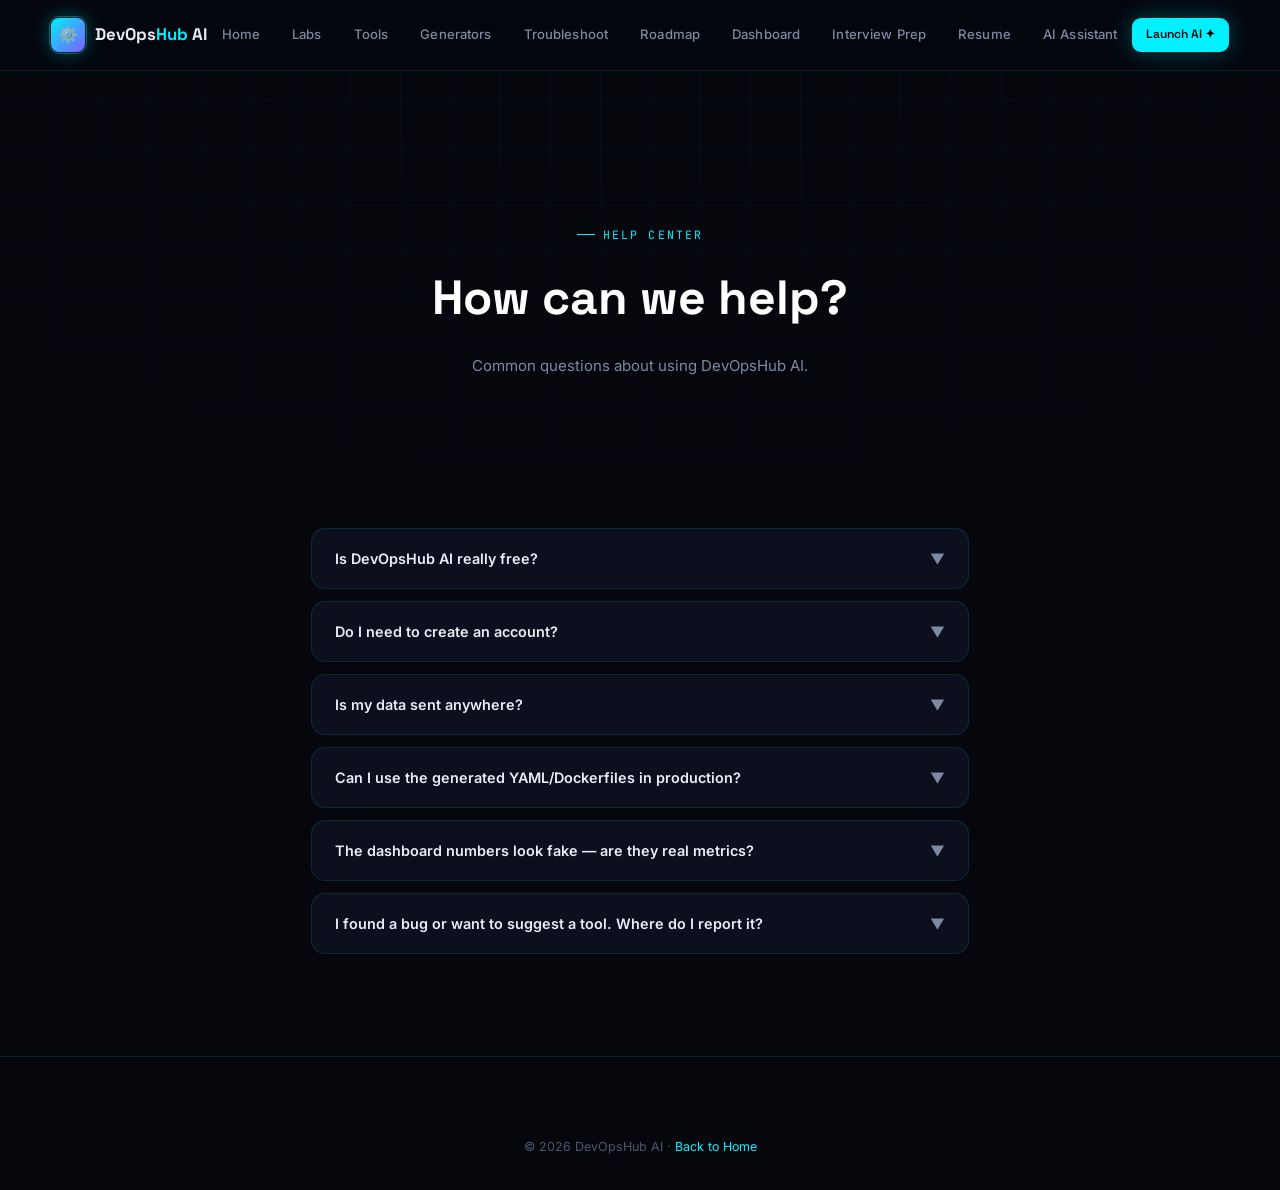
<file: pages/help.html>
<!DOCTYPE html>
<html lang="en">
<head>
<meta charset="UTF-8">
<meta name="viewport" content="width=device-width, initial-scale=1.0">
<title>Help Center — DevOpsHub AI</title>
<link rel="icon" href="data:image/svg+xml,<svg xmlns='http://www.w3.org/2000/svg' viewBox='0 0 100 100'><text y='.9em' font-size='90'>⚙️</text></svg>">
<link href="https://fonts.googleapis.com/css2?family=Space+Grotesk:wght@400;500;600;700&family=Inter:wght@400;500;600;700&family=JetBrains+Mono:wght@400;500;700&display=swap" rel="stylesheet">
<link rel="stylesheet" href="../css/style.css">
</head>
<body>
<div id="scroll-progress"></div>
<div class="bg-grid"></div>

<nav id="nav">
  <a href="../index.html" class="nav-logo">
    <div class="nav-logo-mark">⚙️</div>
    <span class="nav-logo-text">DevOps<span>Hub</span> AI</span>
  </a>
  <div class="nav-links" id="nav-links">
    <a href="../index.html">Home</a>
    <a href="labs.html">Labs</a>
    <a href="tools.html">Tools</a>
    <a href="generators.html">Generators</a>
    <a href="troubleshoot.html">Troubleshoot</a>
    <a href="roadmap.html">Roadmap</a>
    <a href="dashboard.html">Dashboard</a>
    <a href="interview.html">Interview Prep</a>
    <a href="resume.html">Resume</a>
    <a href="assistant.html">AI Assistant</a>
  </div>
  <div class="nav-cta">
    <a href="assistant.html" class="btn btn-cyan btn-sm">Launch AI ✦</a>
    <button class="nav-toggle" id="nav-toggle"><span></span><span></span><span></span></button>
  </div>
</nav>

<main>
<div class="page-hero">
  <div class="eyebrow center" style="justify-content:center">Help Center</div>
  <h1>How can we help?</h1>
  <p>Common questions about using DevOpsHub AI.</p>
</div>

<section>
  <div class="wrap" style="max-width:760px">
    <div class="iv-item glass reveal" onclick="this.classList.toggle('open')">
      <div class="iv-q"><span>Is DevOpsHub AI really free?</span><span class="iv-arrow">▼</span></div>
      <div class="iv-a"><p>Yes — every tool, generator, and the AI assistant are completely free with no sign-up required. Everything runs directly in your browser.</p></div>
    </div>
    <div class="iv-item glass reveal" onclick="this.classList.toggle('open')">
      <div class="iv-q"><span>Do I need to create an account?</span><span class="iv-arrow">▼</span></div>
      <div class="iv-a"><p>No. There are no accounts, logins, or saved data on our servers. Each tool works statelessly — generate what you need and copy or download it.</p></div>
    </div>
    <div class="iv-item glass reveal" onclick="this.classList.toggle('open')">
      <div class="iv-q"><span>Is my data sent anywhere?</span><span class="iv-arrow">▼</span></div>
      <div class="iv-a"><p>Generators (Docker, K8s, Terraform, etc.) run 100% locally in your browser — nothing is sent anywhere. The AI Assistant sends your message to Anthropic's Claude API to generate a response, the same as any AI chat tool.</p></div>
    </div>
    <div class="iv-item glass reveal" onclick="this.classList.toggle('open')">
      <div class="iv-q"><span>Can I use the generated YAML/Dockerfiles in production?</span><span class="iv-arrow">▼</span></div>
      <div class="iv-a"><p>The generators produce solid starting templates following common best practices (multi-stage builds, resource limits, health probes). Always review and adjust for your specific security and scaling requirements before production use.</p></div>
    </div>
    <div class="iv-item glass reveal" onclick="this.classList.toggle('open')">
      <div class="iv-q"><span>The dashboard numbers look fake — are they real metrics?</span><span class="iv-arrow">▼</span></div>
      <div class="iv-a"><p>Correct — the Monitoring Dashboard is a simulation for demonstration and learning purposes. It is not connected to any real infrastructure.</p></div>
    </div>
    <div class="iv-item glass reveal" onclick="this.classList.toggle('open')">
      <div class="iv-q"><span>I found a bug or want to suggest a tool. Where do I report it?</span><span class="iv-arrow">▼</span></div>
      <div class="iv-a"><p>Open an issue on our GitHub repository, or reach out via the contact links in the footer.</p></div>
    </div>
  </div>
</section>

</main>

<footer>
  <div class="footer-bottom" style="border-top:none;justify-content:center">
    <p>© 2026 DevOpsHub AI · <a href="../index.html" style="color:var(--cyan)">Back to Home</a></p>
  </div>
</footer>

<button id="back-top">↑</button>
<script src="https://cdnjs.cloudflare.com/ajax/libs/gsap/3.12.2/gsap.min.js"></script>
<script src="../js/main.js"></script>
</body>
</html>
</file>
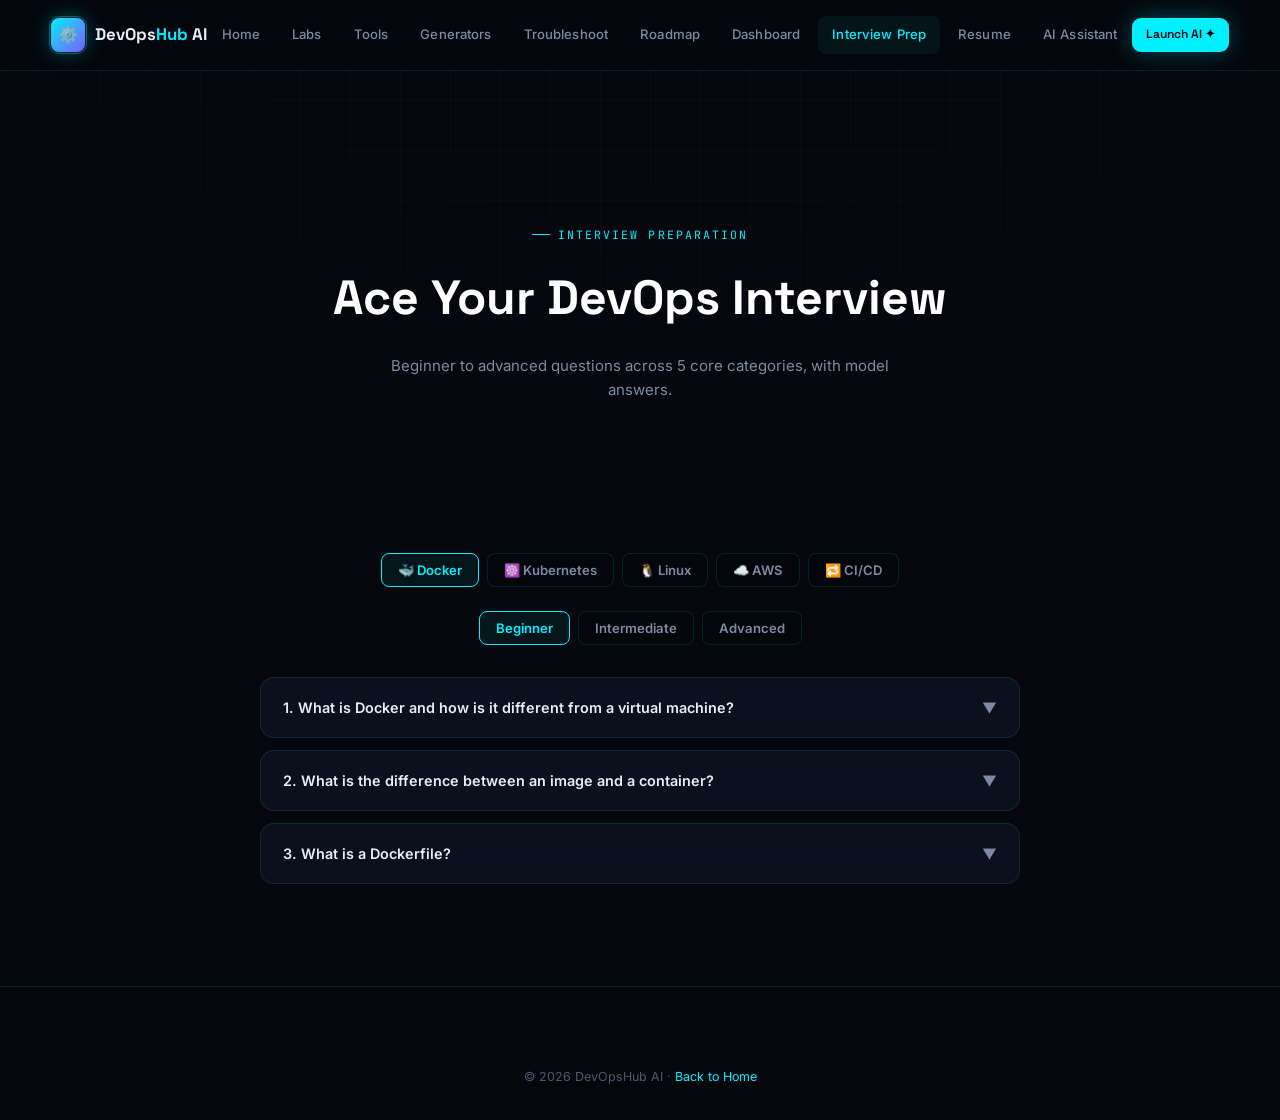
<file: pages/interview.html>
<!DOCTYPE html>
<html lang="en">
<head>
<meta charset="UTF-8">
<meta name="viewport" content="width=device-width, initial-scale=1.0">
<title>Interview Prep — DevOpsHub AI</title>
<link rel="icon" href="data:image/svg+xml,<svg xmlns='http://www.w3.org/2000/svg' viewBox='0 0 100 100'><text y='.9em' font-size='90'>⚙️</text></svg>">
<link href="https://fonts.googleapis.com/css2?family=Space+Grotesk:wght@400;500;600;700&family=Inter:wght@400;500;600;700&family=JetBrains+Mono:wght@400;500;700&display=swap" rel="stylesheet">
<link rel="stylesheet" href="../css/style.css">
</head>
<body>
<div id="scroll-progress"></div>
<div class="bg-grid"></div>

<nav id="nav">
  <a href="../index.html" class="nav-logo">
    <div class="nav-logo-mark">⚙️</div>
    <span class="nav-logo-text">DevOps<span>Hub</span> AI</span>
  </a>
  <div class="nav-links" id="nav-links">
    <a href="../index.html">Home</a>
    <a href="labs.html">Labs</a>
    <a href="tools.html">Tools</a>
    <a href="generators.html">Generators</a>
    <a href="troubleshoot.html">Troubleshoot</a>
    <a href="roadmap.html">Roadmap</a>
    <a href="dashboard.html">Dashboard</a>
    <a href="interview.html" class="active">Interview Prep</a>
    <a href="resume.html">Resume</a>
    <a href="assistant.html">AI Assistant</a>
  </div>
  <div class="nav-cta">
    <a href="assistant.html" class="btn btn-cyan btn-sm">Launch AI ✦</a>
    <button class="nav-toggle" id="nav-toggle"><span></span><span></span><span></span></button>
  </div>
</nav>

<main>
<div class="page-hero">
  <div class="eyebrow center" style="justify-content:center">Interview Preparation</div>
  <h1>Ace Your DevOps Interview</h1>
  <p>Beginner to advanced questions across 5 core categories, with model answers.</p>
</div>

<section>
  <div class="wrap">
    <div class="iv-tabs reveal">
      <button class="chip active" data-cat="docker" onclick="setIVCat(this)">🐳 Docker</button>
      <button class="chip" data-cat="kubernetes" onclick="setIVCat(this)">☸️ Kubernetes</button>
      <button class="chip" data-cat="linux" onclick="setIVCat(this)">🐧 Linux</button>
      <button class="chip" data-cat="aws" onclick="setIVCat(this)">☁️ AWS</button>
      <button class="chip" data-cat="cicd" onclick="setIVCat(this)">🔁 CI/CD</button>
    </div>
    <div class="iv-level-tabs reveal">
      <button class="chip active" data-level="beginner" onclick="setIVLevel(this)">Beginner</button>
      <button class="chip" data-level="intermediate" onclick="setIVLevel(this)">Intermediate</button>
      <button class="chip" data-level="advanced" onclick="setIVLevel(this)">Advanced</button>
    </div>
    <div id="iv-results" style="max-width:760px;margin:0 auto"></div>
  </div>
</section>

</main>

<footer>
  <div class="footer-bottom" style="border-top:none;justify-content:center">
    <p>© 2026 DevOpsHub AI · <a href="../index.html" style="color:var(--cyan)">Back to Home</a></p>
  </div>
</footer>

<button id="back-top">↑</button>

<script src="../data/tools-data.js"></script>
<script>
let ivCat = 'docker', ivLevel = 'beginner';

function setIVCat(el) {
  document.querySelectorAll('.iv-tabs .chip').forEach(c => c.classList.remove('active'));
  el.classList.add('active');
  ivCat = el.dataset.cat;
  renderIV();
}
function setIVLevel(el) {
  document.querySelectorAll('.iv-level-tabs .chip').forEach(c => c.classList.remove('active'));
  el.classList.add('active');
  ivLevel = el.dataset.level;
  renderIV();
}

function renderIV() {
  const qs = (INTERVIEW_QUESTIONS[ivCat] && INTERVIEW_QUESTIONS[ivCat][ivLevel]) || [];
  const container = document.getElementById('iv-results');
  if (!qs.length) {
    container.innerHTML = `<div class="center" style="padding:3rem;color:var(--muted)">No questions yet for this combination — try another level.</div>`;
    return;
  }
  container.innerHTML = qs.map((item, i) => `
    <div class="iv-item glass" onclick="this.classList.toggle('open')">
      <div class="iv-q"><span>${i+1}. ${item.q}</span><span class="iv-arrow">▼</span></div>
      <div class="iv-a"><p>${item.a}</p></div>
    </div>
  `).join('');
}
renderIV();
</script>
<script src="https://cdnjs.cloudflare.com/ajax/libs/gsap/3.12.2/gsap.min.js"></script>
<script src="../js/main.js"></script>
</body>
</html>
</file>
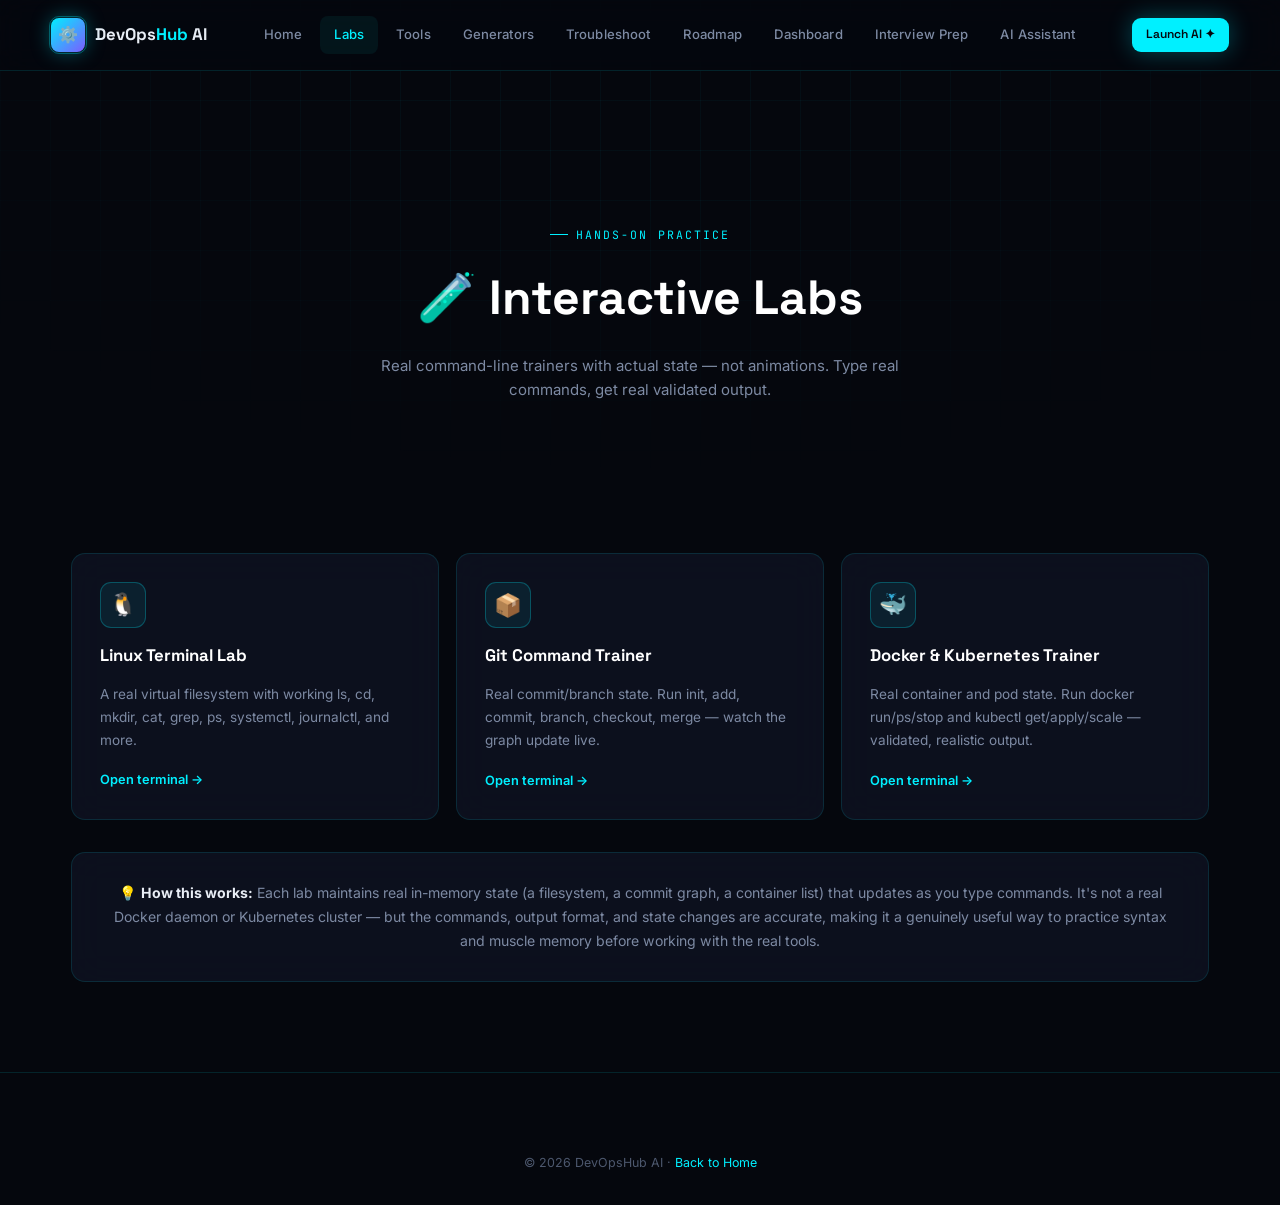
<file: pages/labs.html>
<!DOCTYPE html>
<html lang="en">
<head>
<meta charset="UTF-8">
<meta name="viewport" content="width=device-width, initial-scale=1.0">
<title>Interactive Labs — DevOpsHub AI</title>
<link rel="icon" href="data:image/svg+xml,<svg xmlns='http://www.w3.org/2000/svg' viewBox='0 0 100 100'><text y='.9em' font-size='90'>🧪</text></svg>">
<link href="https://fonts.googleapis.com/css2?family=Space+Grotesk:wght@400;500;600;700&family=Inter:wght@400;500;600;700&family=JetBrains+Mono:wght@400;500;700&display=swap" rel="stylesheet">
<link rel="stylesheet" href="../css/style.css">
</head>
<body>
<div id="scroll-progress"></div>
<div class="bg-grid"></div>

<nav id="nav">
  <a href="../index.html" class="nav-logo">
    <div class="nav-logo-mark">⚙️</div>
    <span class="nav-logo-text">DevOps<span>Hub</span> AI</span>
  </a>
  <div class="nav-links" id="nav-links">
    <a href="../index.html">Home</a>
    <a href="labs.html" class="active">Labs</a>
    <a href="tools.html">Tools</a>
    <a href="generators.html">Generators</a>
    <a href="troubleshoot.html">Troubleshoot</a>
    <a href="roadmap.html">Roadmap</a>
    <a href="dashboard.html">Dashboard</a>
    <a href="interview.html">Interview Prep</a>
    <a href="assistant.html">AI Assistant</a>
  </div>
  <div class="nav-cta">
    <a href="assistant.html" class="btn btn-cyan btn-sm">Launch AI ✦</a>
    <button class="nav-toggle" id="nav-toggle"><span></span><span></span><span></span></button>
  </div>
</nav>

<main>
<div class="page-hero">
  <div class="eyebrow center" style="justify-content:center">Hands-On Practice</div>
  <h1>🧪 Interactive Labs</h1>
  <p>Real command-line trainers with actual state — not animations. Type real commands, get real validated output.</p>
</div>

<section>
  <div class="wrap">
    <div class="feature-grid">
      <a href="linux-lab.html" class="feature-card glass reveal">
        <div class="feature-icon">🐧</div>
        <div class="feature-title">Linux Terminal Lab</div>
        <div class="feature-desc">A real virtual filesystem with working ls, cd, mkdir, cat, grep, ps, systemctl, journalctl, and more.</div>
        <span class="feature-link">Open terminal →</span>
      </a>
      <a href="git-lab.html" class="feature-card glass reveal">
        <div class="feature-icon">📦</div>
        <div class="feature-title">Git Command Trainer</div>
        <div class="feature-desc">Real commit/branch state. Run init, add, commit, branch, checkout, merge — watch the graph update live.</div>
        <span class="feature-link">Open terminal →</span>
      </a>
      <a href="container-lab.html" class="feature-card glass reveal">
        <div class="feature-icon">🐳</div>
        <div class="feature-title">Docker & Kubernetes Trainer</div>
        <div class="feature-desc">Real container and pod state. Run docker run/ps/stop and kubectl get/apply/scale — validated, realistic output.</div>
        <span class="feature-link">Open terminal →</span>
      </a>
    </div>

    <div class="glass reveal mt-2" style="padding:1.75rem;text-align:center">
      <p style="color:var(--muted);font-size:.88rem;line-height:1.7">
        💡 <strong style="color:var(--text)">How this works:</strong> Each lab maintains real in-memory state (a filesystem, a commit graph, a container list) that updates as you type commands. It's not a real Docker daemon or Kubernetes cluster — but the commands, output format, and state changes are accurate, making it a genuinely useful way to practice syntax and muscle memory before working with the real tools.
      </p>
    </div>
  </div>
</section>

</main>

<footer>
  <div class="footer-bottom" style="border-top:none;justify-content:center">
    <p>© 2026 DevOpsHub AI · <a href="../index.html" style="color:var(--cyan)">Back to Home</a></p>
  </div>
</footer>

<button id="back-top">↑</button>
<script src="https://cdnjs.cloudflare.com/ajax/libs/gsap/3.12.2/gsap.min.js"></script>
<script src="../js/main.js"></script>
</body>
</html>
</file>
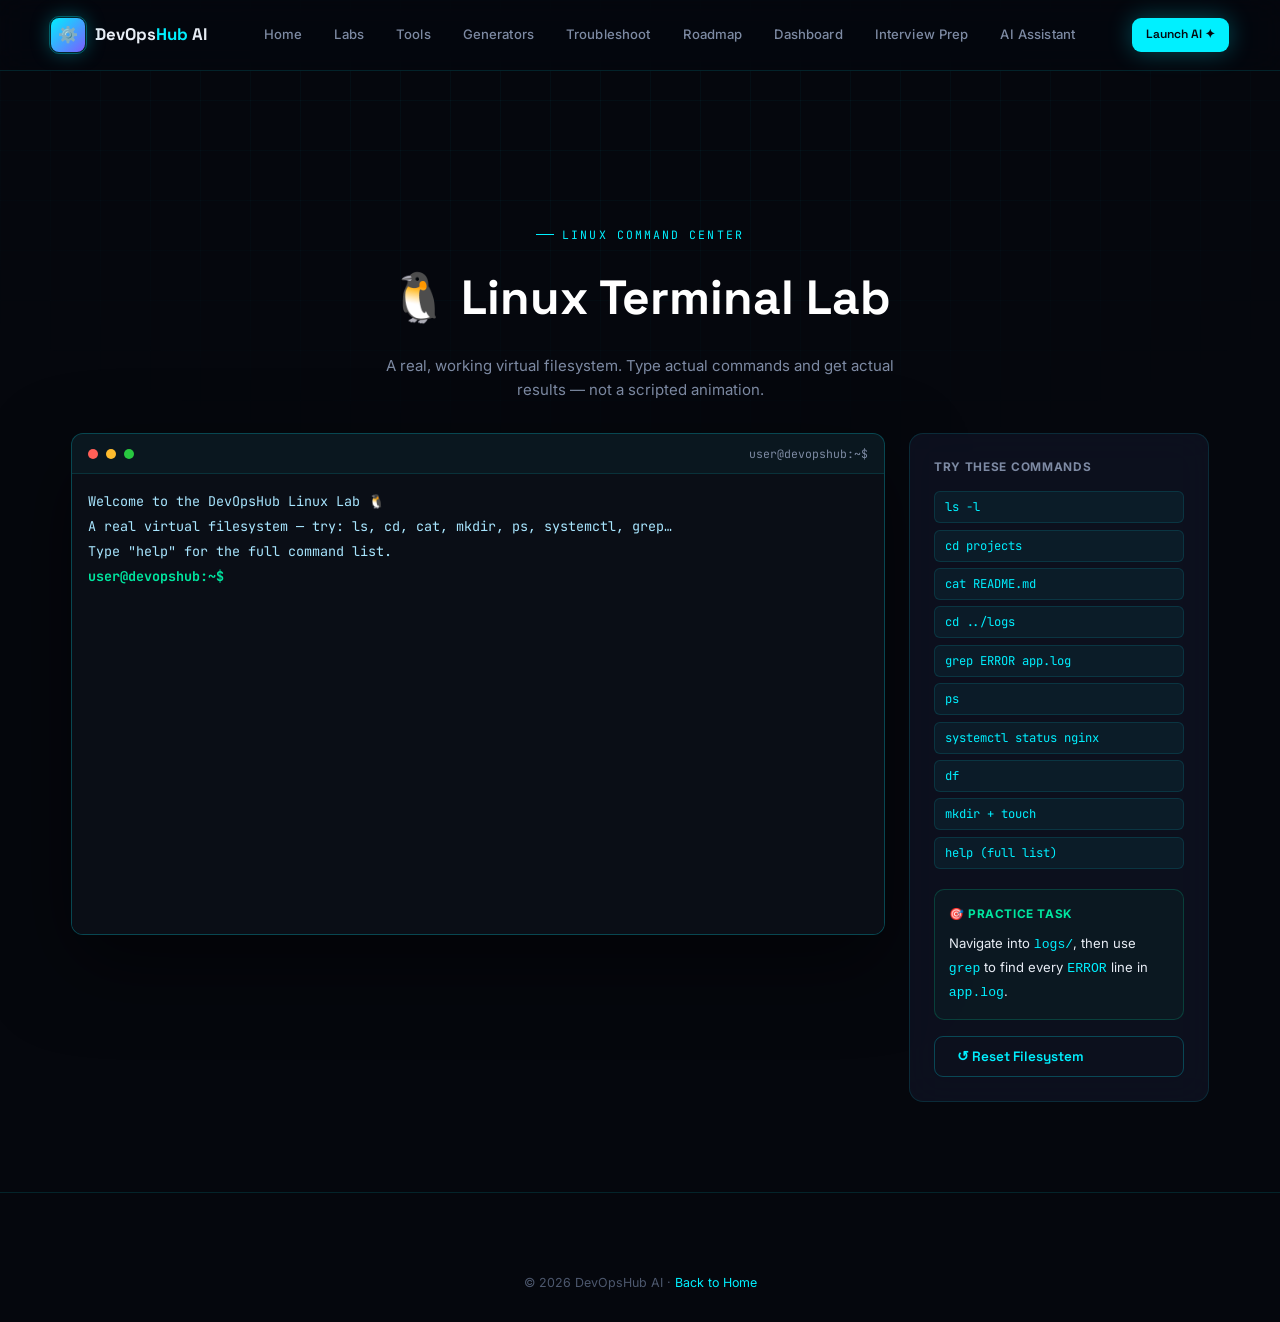
<file: pages/linux-lab.html>
<!DOCTYPE html>
<html lang="en">
<head>
<meta charset="UTF-8">
<meta name="viewport" content="width=device-width, initial-scale=1.0">
<title>Linux Terminal Lab — DevOpsHub AI</title>
<link rel="icon" href="data:image/svg+xml,<svg xmlns='http://www.w3.org/2000/svg' viewBox='0 0 100 100'><text y='.9em' font-size='90'>🐧</text></svg>">
<link href="https://fonts.googleapis.com/css2?family=Space+Grotesk:wght@400;500;600;700&family=Inter:wght@400;500;600;700&family=JetBrains+Mono:wght@400;500;700&display=swap" rel="stylesheet">
<link rel="stylesheet" href="../css/style.css">
</head>
<body>
<div id="scroll-progress"></div>
<div class="bg-grid"></div>

<nav id="nav">
  <a href="../index.html" class="nav-logo">
    <div class="nav-logo-mark">⚙️</div>
    <span class="nav-logo-text">DevOps<span>Hub</span> AI</span>
  </a>
  <div class="nav-links" id="nav-links">
    <a href="../index.html">Home</a>
    <a href="labs.html">Labs</a>
    <a href="tools.html">Tools</a>
    <a href="generators.html">Generators</a>
    <a href="troubleshoot.html">Troubleshoot</a>
    <a href="roadmap.html">Roadmap</a>
    <a href="dashboard.html">Dashboard</a>
    <a href="interview.html">Interview Prep</a>
    <a href="assistant.html">AI Assistant</a>
  </div>
  <div class="nav-cta">
    <a href="assistant.html" class="btn btn-cyan btn-sm">Launch AI ✦</a>
    <button class="nav-toggle" id="nav-toggle"><span></span><span></span><span></span></button>
  </div>
</nav>

<main>
<div class="page-hero" style="padding-bottom:30px">
  <div class="eyebrow center" style="justify-content:center">Linux Command Center</div>
  <h1>🐧 Linux Terminal Lab</h1>
  <p>A real, working virtual filesystem. Type actual commands and get actual results — not a scripted animation.</p>
</div>

<section style="padding-top:0">
  <div class="wrap">
    <div class="lab-layout reveal">
      <div class="lab-term-wrap">
        <div class="lab-term-bar">
          <span class="term-dot r"></span><span class="term-dot y"></span><span class="term-dot g"></span>
          <span class="fname">user@devopshub:~$</span>
        </div>
        <div id="terminal" style="min-height:460px"></div>
      </div>
      <div class="lab-sidebar glass">
        <h4>Try These Commands</h4>
        <div class="lab-cmd-list" id="cmd-list">
          <button class="lab-cmd-chip" data-cmd="ls -l">ls -l</button>
          <button class="lab-cmd-chip" data-cmd="cd projects">cd projects</button>
          <button class="lab-cmd-chip" data-cmd="cat README.md">cat README.md</button>
          <button class="lab-cmd-chip" data-cmd="cd ../logs">cd ../logs</button>
          <button class="lab-cmd-chip" data-cmd="grep ERROR app.log">grep ERROR app.log</button>
          <button class="lab-cmd-chip" data-cmd="ps">ps</button>
          <button class="lab-cmd-chip" data-cmd="systemctl status nginx">systemctl status nginx</button>
          <button class="lab-cmd-chip" data-cmd="df">df</button>
          <button class="lab-cmd-chip" data-cmd="mkdir test && touch test/a.txt">mkdir + touch</button>
          <button class="lab-cmd-chip" data-cmd="help">help (full list)</button>
        </div>
        <div class="lab-task-box">
          <h5>🎯 Practice Task</h5>
          Navigate into <code style="color:var(--cyan)">logs/</code>, then use <code style="color:var(--cyan)">grep</code> to find every <code style="color:var(--cyan)">ERROR</code> line in <code style="color:var(--cyan)">app.log</code>.
        </div>
        <button class="btn btn-ghost lab-reset-btn" onclick="resetLab()">↺ Reset Filesystem</button>
      </div>
    </div>
  </div>
</section>

</main>

<footer>
  <div class="footer-bottom" style="border-top:none;justify-content:center">
    <p>© 2026 DevOpsHub AI · <a href="../index.html" style="color:var(--cyan)">Back to Home</a></p>
  </div>
</footer>

<button id="back-top">↑</button>

<script src="../data/linux-vfs.js"></script>
<script src="../js/terminal-widget.js"></script>
<script>
let vfs, engine, term;

function getPrompt() {
  const cwd = vfs.getCwd();
  const display = cwd === '/home/user' ? '~' : cwd.replace('/home/user', '~');
  return `user@devopshub:${display}$`;
}

function initLab() {
  vfs = createVFS();
  engine = makeLinuxEngine(vfs);
  const container = document.getElementById('terminal');
  term = createTerminalWidget(container, {
    prompt: getPrompt(),
    welcome: 'Welcome to the DevOpsHub Linux Lab 🐧\nA real virtual filesystem — try: ls, cd, cat, mkdir, ps, systemctl, grep…\nType "help" for the full command list.\n',
    onCommand: (cmd) => {
      const output = runLinuxCommand(engine, vfs, cmd);
      term.setPrompt(getPrompt());
      return output;
    }
  });
  term.focus();
}

function resetLab() {
  initLab();
}

document.querySelectorAll('.lab-cmd-chip').forEach(btn => {
  btn.addEventListener('click', () => {
    term.runCommand(btn.dataset.cmd);
    term.setPrompt(getPrompt());
    term.focus();
  });
});

initLab();
</script>
<script src="https://cdnjs.cloudflare.com/ajax/libs/gsap/3.12.2/gsap.min.js"></script>
<script src="../js/main.js"></script>
</body>
</html>
</file>
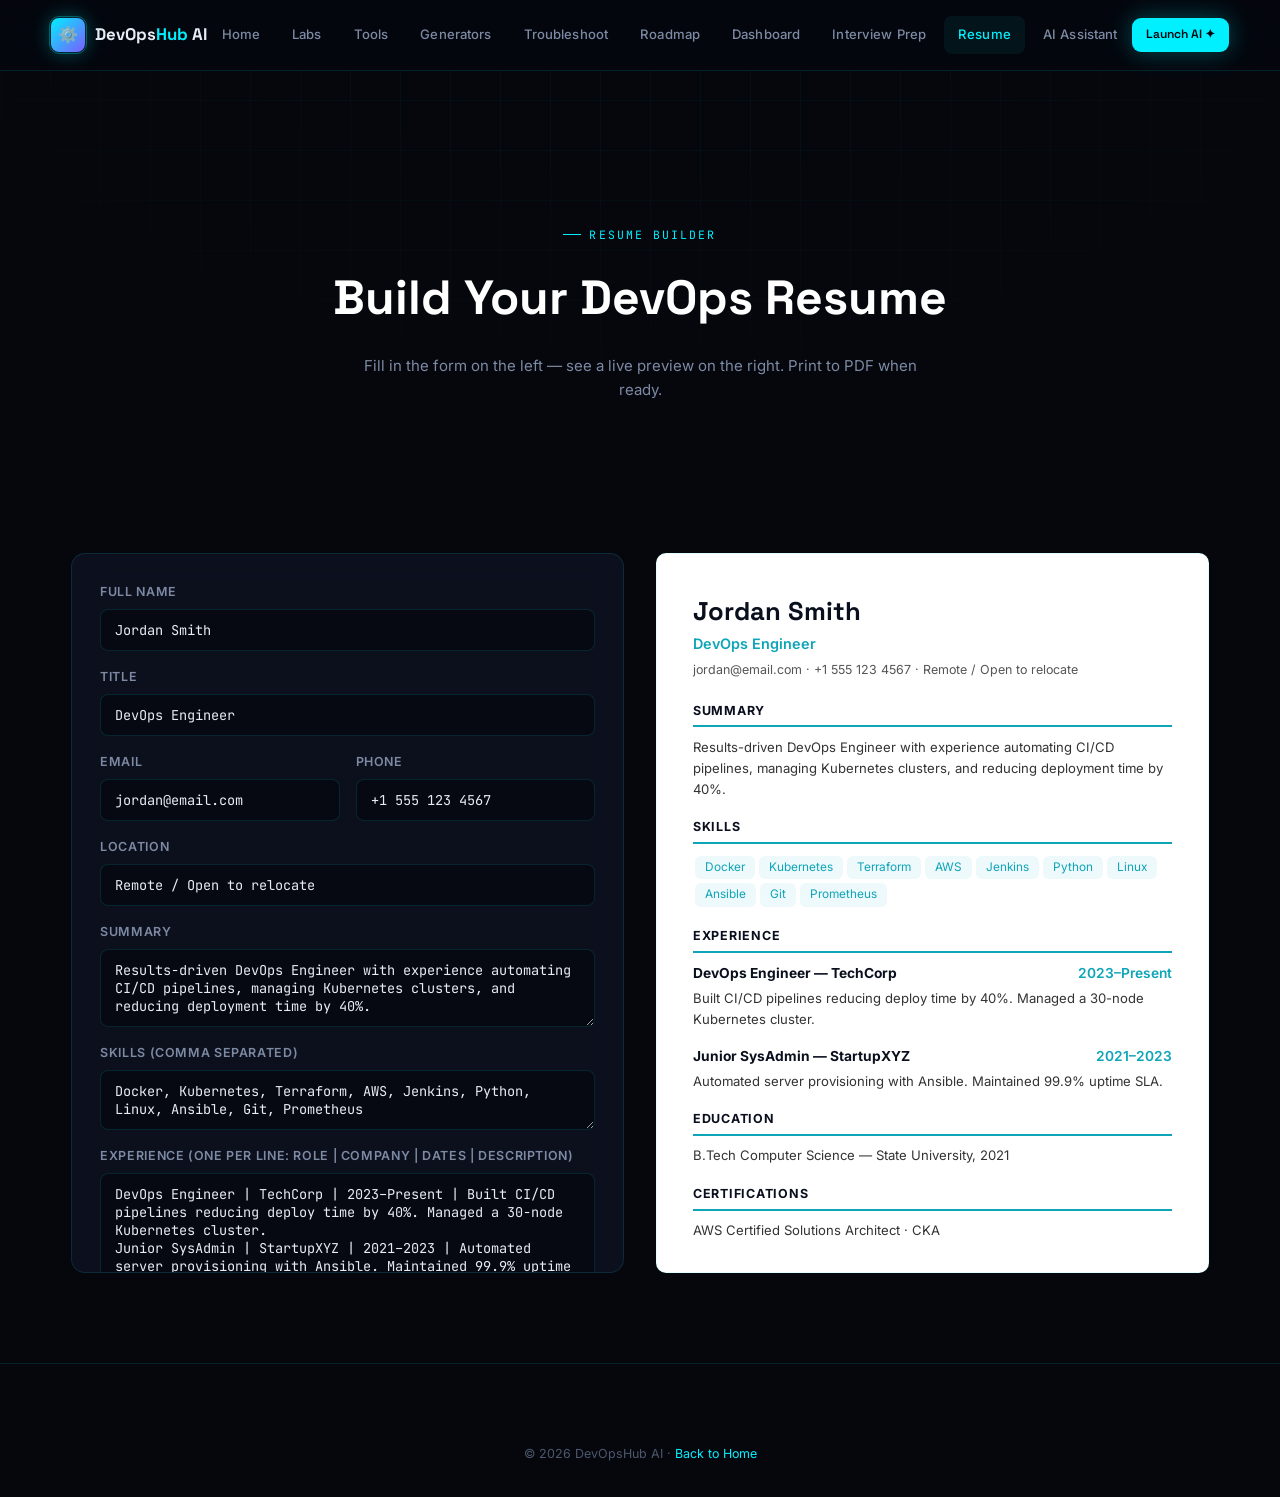
<file: pages/resume.html>
<!DOCTYPE html>
<html lang="en">
<head>
<meta charset="UTF-8">
<meta name="viewport" content="width=device-width, initial-scale=1.0">
<title>Resume Builder — DevOpsHub AI</title>
<link rel="icon" href="data:image/svg+xml,<svg xmlns='http://www.w3.org/2000/svg' viewBox='0 0 100 100'><text y='.9em' font-size='90'>⚙️</text></svg>">
<link href="https://fonts.googleapis.com/css2?family=Space+Grotesk:wght@400;500;600;700&family=Inter:wght@400;500;600;700&family=JetBrains+Mono:wght@400;500;700&display=swap" rel="stylesheet">
<link rel="stylesheet" href="../css/style.css">
</head>
<body>
<div id="scroll-progress"></div>
<div class="bg-grid"></div>

<nav id="nav">
  <a href="../index.html" class="nav-logo">
    <div class="nav-logo-mark">⚙️</div>
    <span class="nav-logo-text">DevOps<span>Hub</span> AI</span>
  </a>
  <div class="nav-links" id="nav-links">
    <a href="../index.html">Home</a>
    <a href="labs.html">Labs</a>
    <a href="tools.html">Tools</a>
    <a href="generators.html">Generators</a>
    <a href="troubleshoot.html">Troubleshoot</a>
    <a href="roadmap.html">Roadmap</a>
    <a href="dashboard.html">Dashboard</a>
    <a href="interview.html">Interview Prep</a>
    <a href="resume.html" class="active">Resume</a>
    <a href="assistant.html">AI Assistant</a>
  </div>
  <div class="nav-cta">
    <a href="assistant.html" class="btn btn-cyan btn-sm">Launch AI ✦</a>
    <button class="nav-toggle" id="nav-toggle"><span></span><span></span><span></span></button>
  </div>
</nav>

<main>
<div class="page-hero">
  <div class="eyebrow center" style="justify-content:center">Resume Builder</div>
  <h1>Build Your DevOps Resume</h1>
  <p>Fill in the form on the left — see a live preview on the right. Print to PDF when ready.</p>
</div>

<section>
  <div class="wrap">
    <div class="resume-grid reveal">
      <div class="resume-form glass">
        <div class="form-row">
          <label>Full Name</label>
          <input class="form-input" id="r-name" value="Jordan Smith" oninput="renderResume()">
        </div>
        <div class="form-row">
          <label>Title</label>
          <input class="form-input" id="r-title" value="DevOps Engineer" oninput="renderResume()">
        </div>
        <div class="form-grid2">
          <div class="form-row">
            <label>Email</label>
            <input class="form-input" id="r-email" value="jordan@email.com" oninput="renderResume()">
          </div>
          <div class="form-row">
            <label>Phone</label>
            <input class="form-input" id="r-phone" value="+1 555 123 4567" oninput="renderResume()">
          </div>
        </div>
        <div class="form-row">
          <label>Location</label>
          <input class="form-input" id="r-loc" value="Remote / Open to relocate" oninput="renderResume()">
        </div>
        <div class="form-row">
          <label>Summary</label>
          <textarea class="form-textarea" id="r-summary" rows="3" oninput="renderResume()">Results-driven DevOps Engineer with experience automating CI/CD pipelines, managing Kubernetes clusters, and reducing deployment time by 40%.</textarea>
        </div>
        <div class="form-row">
          <label>Skills (comma separated)</label>
          <textarea class="form-textarea" id="r-skills" rows="2" oninput="renderResume()">Docker, Kubernetes, Terraform, AWS, Jenkins, Python, Linux, Ansible, Git, Prometheus</textarea>
        </div>
        <div class="form-row">
          <label>Experience (one per line: Role | Company | Dates | Description)</label>
          <textarea class="form-textarea" id="r-exp" rows="5" oninput="renderResume()">DevOps Engineer | TechCorp | 2023–Present | Built CI/CD pipelines reducing deploy time by 40%. Managed a 30-node Kubernetes cluster.
Junior SysAdmin | StartupXYZ | 2021–2023 | Automated server provisioning with Ansible. Maintained 99.9% uptime SLA.</textarea>
        </div>
        <div class="form-row">
          <label>Education</label>
          <input class="form-input" id="r-edu" value="B.Tech Computer Science — State University, 2021" oninput="renderResume()">
        </div>
        <div class="form-row">
          <label>Certifications (comma separated)</label>
          <input class="form-input" id="r-certs" value="AWS Certified Solutions Architect, CKA" oninput="renderResume()">
        </div>
        <button class="btn btn-cyan btn-block" onclick="window.print()">🖨️ Print / Save as PDF</button>
      </div>

      <div class="resume-preview glass" id="resume-preview"></div>
    </div>
  </div>
</section>

</main>

<footer>
  <div class="footer-bottom" style="border-top:none;justify-content:center">
    <p>© 2026 DevOpsHub AI · <a href="../index.html" style="color:var(--cyan)">Back to Home</a></p>
  </div>
</footer>

<button id="back-top">↑</button>

<style>
@media print {
  nav, .page-hero, .resume-form, footer, #back-top, .bg-grid, #scroll-progress { display: none !important; }
  body { background: #fff !important; }
  .resume-grid { display: block !important; }
  .resume-preview { box-shadow: none !important; max-height: none !important; }
  main { padding-top: 0 !important; }
}
</style>

<script>
function renderResume() {
  const name = document.getElementById('r-name').value;
  const title = document.getElementById('r-title').value;
  const email = document.getElementById('r-email').value;
  const phone = document.getElementById('r-phone').value;
  const loc = document.getElementById('r-loc').value;
  const summary = document.getElementById('r-summary').value;
  const skills = document.getElementById('r-skills').value.split(',').map(s=>s.trim()).filter(Boolean);
  const expLines = document.getElementById('r-exp').value.split('\n').filter(l=>l.trim());
  const edu = document.getElementById('r-edu').value;
  const certs = document.getElementById('r-certs').value.split(',').map(s=>s.trim()).filter(Boolean);

  const expHtml = expLines.map(line => {
    const [role, company, dates, desc] = line.split('|').map(s => (s||'').trim());
    return `
      <div style="margin-bottom:.9rem">
        <div style="display:flex;justify-content:space-between;font-weight:700;font-size:.86rem;color:#0a0f1e">
          <span>${role || ''} — ${company || ''}</span><span style="color:#0ea5b8;font-weight:600">${dates || ''}</span>
        </div>
        <p style="margin-top:.2rem">${desc || ''}</p>
      </div>`;
  }).join('');

  document.getElementById('resume-preview').innerHTML = `
    <div class="rp-name">${name}</div>
    <div class="rp-title">${title}</div>
    <div class="rp-contact">${email} · ${phone} · ${loc}</div>

    <div class="rp-section">
      <h4>Summary</h4>
      <p>${summary}</p>
    </div>

    <div class="rp-section">
      <h4>Skills</h4>
      <div>${skills.map(s => `<span class="rp-skill-tag">${s}</span>`).join('')}</div>
    </div>

    <div class="rp-section">
      <h4>Experience</h4>
      ${expHtml}
    </div>

    <div class="rp-section">
      <h4>Education</h4>
      <p>${edu}</p>
    </div>

    ${certs.length ? `<div class="rp-section">
      <h4>Certifications</h4>
      <p>${certs.join(' · ')}</p>
    </div>` : ''}
  `;
}
renderResume();
</script>
<script src="https://cdnjs.cloudflare.com/ajax/libs/gsap/3.12.2/gsap.min.js"></script>
<script src="../js/main.js"></script>
</body>
</html>
</file>
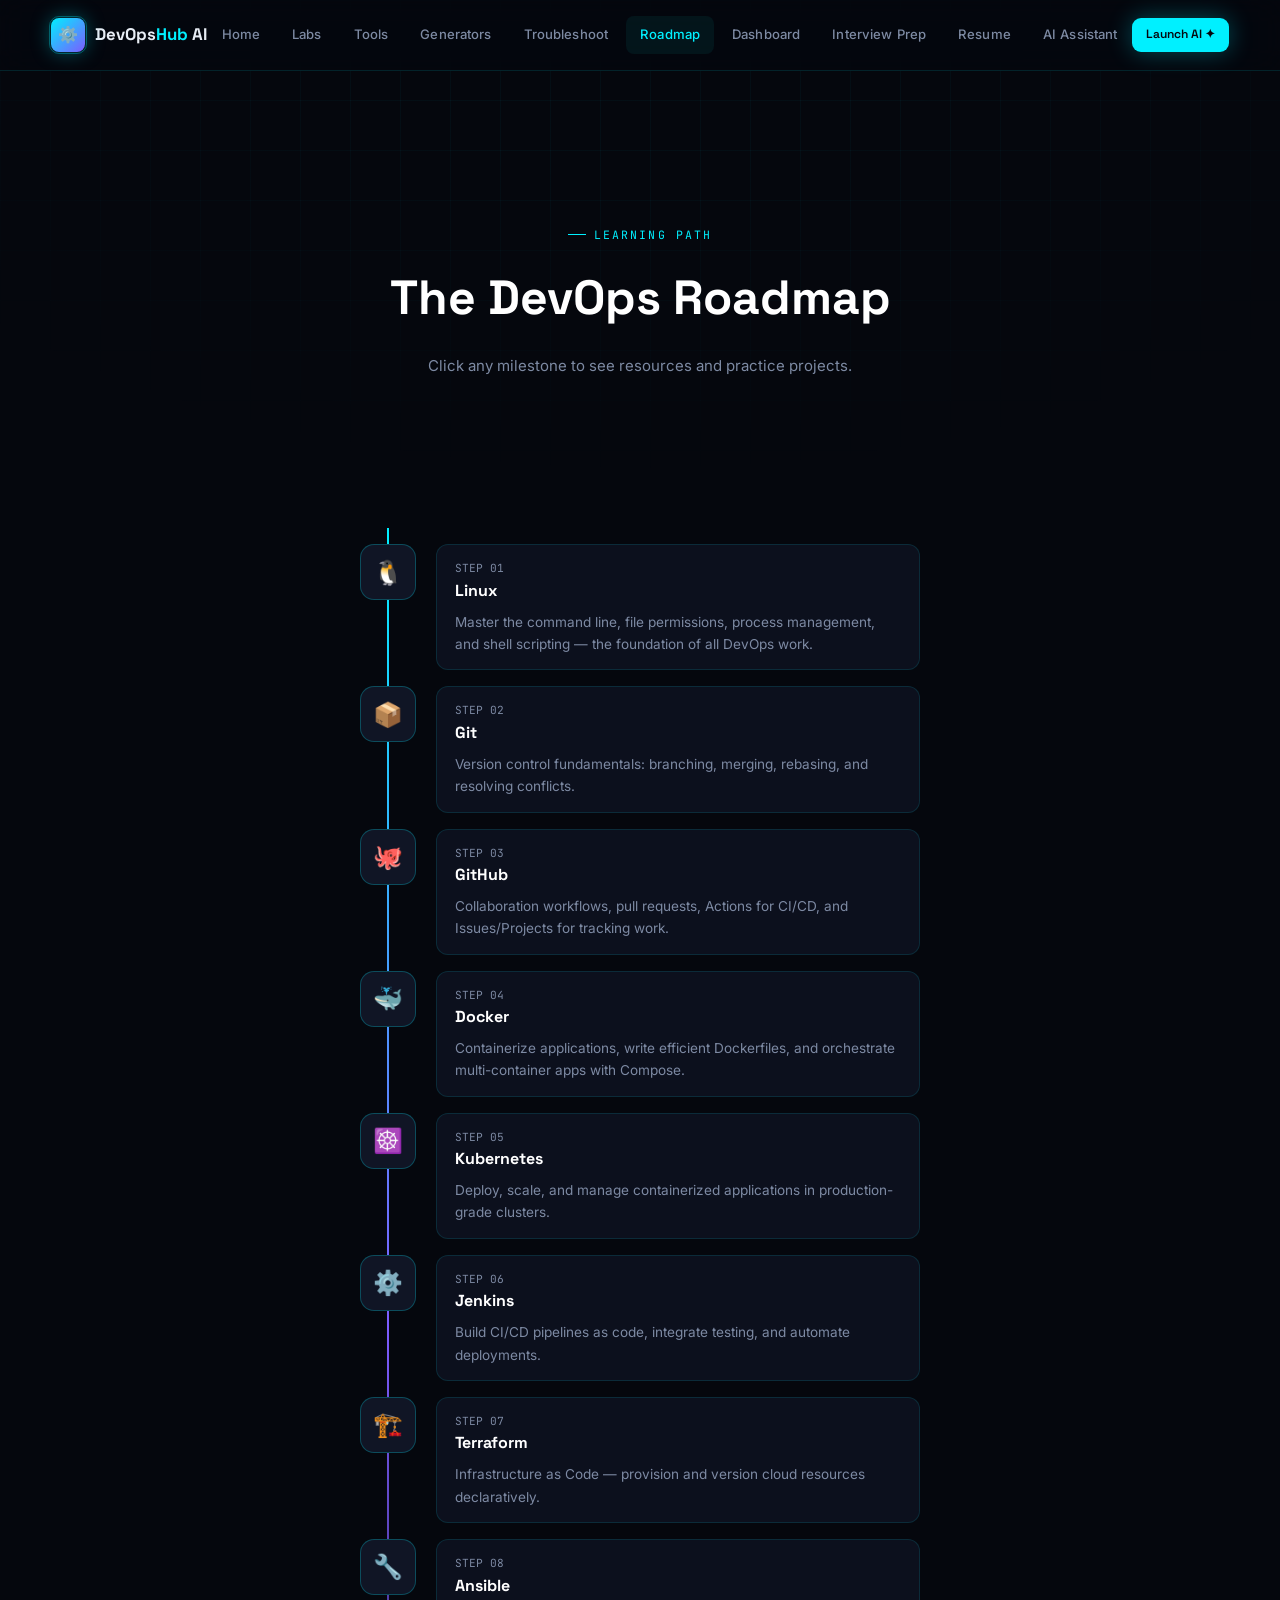
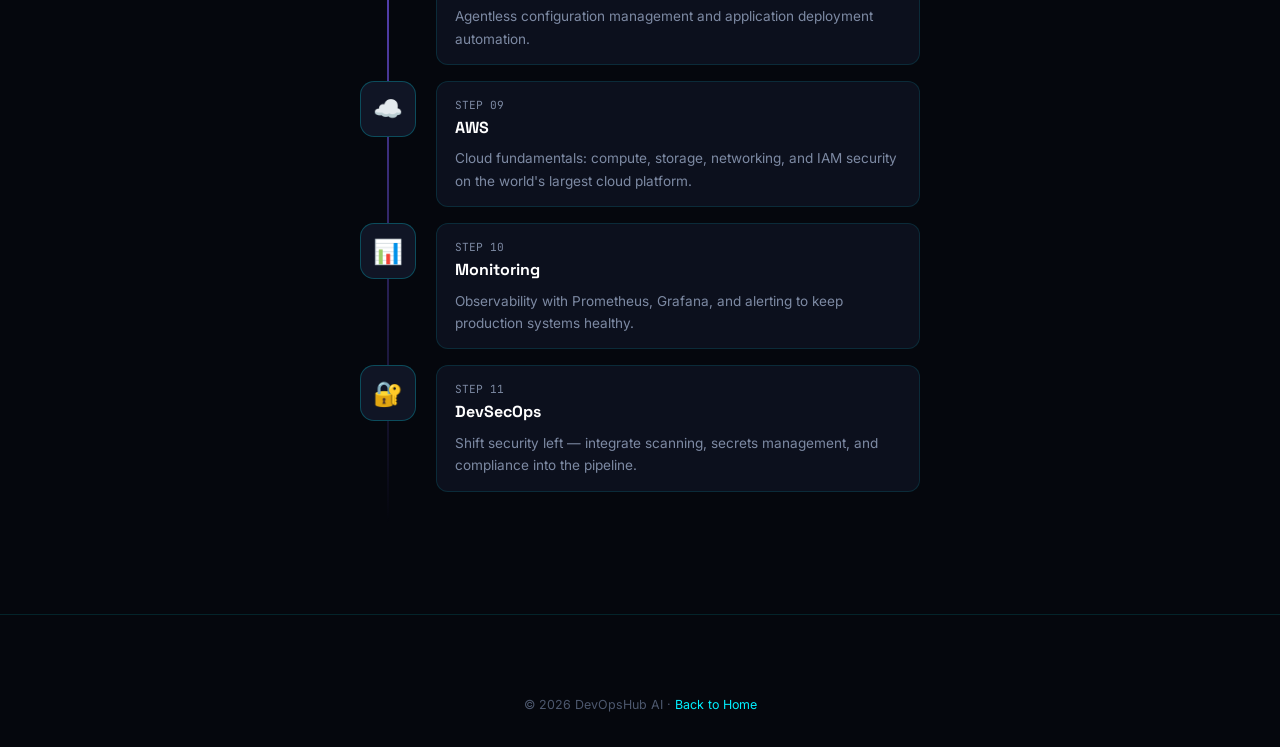
<file: pages/roadmap.html>
<!DOCTYPE html>
<html lang="en">
<head>
<meta charset="UTF-8">
<meta name="viewport" content="width=device-width, initial-scale=1.0">
<title>DevOps Roadmap — DevOpsHub AI</title>
<link rel="icon" href="data:image/svg+xml,<svg xmlns='http://www.w3.org/2000/svg' viewBox='0 0 100 100'><text y='.9em' font-size='90'>⚙️</text></svg>">
<link href="https://fonts.googleapis.com/css2?family=Space+Grotesk:wght@400;500;600;700&family=Inter:wght@400;500;600;700&family=JetBrains+Mono:wght@400;500;700&display=swap" rel="stylesheet">
<link rel="stylesheet" href="../css/style.css">
</head>
<body>
<div id="scroll-progress"></div>
<div class="bg-grid"></div>

<nav id="nav">
  <a href="../index.html" class="nav-logo">
    <div class="nav-logo-mark">⚙️</div>
    <span class="nav-logo-text">DevOps<span>Hub</span> AI</span>
  </a>
  <div class="nav-links" id="nav-links">
    <a href="../index.html">Home</a>
    <a href="labs.html">Labs</a>
    <a href="tools.html">Tools</a>
    <a href="generators.html">Generators</a>
    <a href="troubleshoot.html">Troubleshoot</a>
    <a href="roadmap.html" class="active">Roadmap</a>
    <a href="dashboard.html">Dashboard</a>
    <a href="interview.html">Interview Prep</a>
    <a href="resume.html">Resume</a>
    <a href="assistant.html">AI Assistant</a>
  </div>
  <div class="nav-cta">
    <a href="assistant.html" class="btn btn-cyan btn-sm">Launch AI ✦</a>
    <button class="nav-toggle" id="nav-toggle"><span></span><span></span><span></span></button>
  </div>
</nav>

<main>
<div class="page-hero">
  <div class="eyebrow center" style="justify-content:center">Learning Path</div>
  <h1>The DevOps Roadmap</h1>
  <p>Click any milestone to see resources and practice projects.</p>
</div>

<section>
  <div class="wrap">
    <div class="roadmap-line" id="roadmap-line"></div>
  </div>
</section>

</main>

<footer>
  <div class="footer-bottom" style="border-top:none;justify-content:center">
    <p>© 2026 DevOpsHub AI · <a href="../index.html" style="color:var(--cyan)">Back to Home</a></p>
  </div>
</footer>

<button id="back-top">↑</button>

<script src="../data/tools-data.js"></script>
<script>
function renderRoadmap() {
  document.getElementById('roadmap-line').innerHTML = ROADMAP_NODES.map((n, i) => `
    <div class="roadmap-node reveal" onclick="this.classList.toggle('open')">
      <div class="roadmap-marker">${n.icon}</div>
      <div class="roadmap-content">
        <div class="roadmap-step">STEP ${String(i+1).padStart(2,'0')}</div>
        <div class="roadmap-title">${n.title}</div>
        <div style="font-size:.85rem;color:var(--muted);margin-top:.4rem">${n.desc}</div>
        <div class="roadmap-detail">
          <h5>📚 Learning Resources</h5>
          <ul>${n.resources.map(r => `<li>${r}</li>`).join('')}</ul>
          <h5>🛠️ Practice Projects</h5>
          <ul>${n.projects.map(p => `<li>${p}</li>`).join('')}</ul>
        </div>
      </div>
    </div>
  `).join('');

  // re-attach reveal observer for dynamically added nodes
  const obs = new IntersectionObserver(entries => {
    entries.forEach((e,i) => {
      if (e.isIntersecting) { setTimeout(()=>e.target.classList.add('in'), i*60); obs.unobserve(e.target); }
    });
  }, { threshold: .1 });
  document.querySelectorAll('.roadmap-node.reveal').forEach(el => obs.observe(el));
}
renderRoadmap();
</script>
<script src="https://cdnjs.cloudflare.com/ajax/libs/gsap/3.12.2/gsap.min.js"></script>
<script src="../js/main.js"></script>
</body>
</html>
</file>
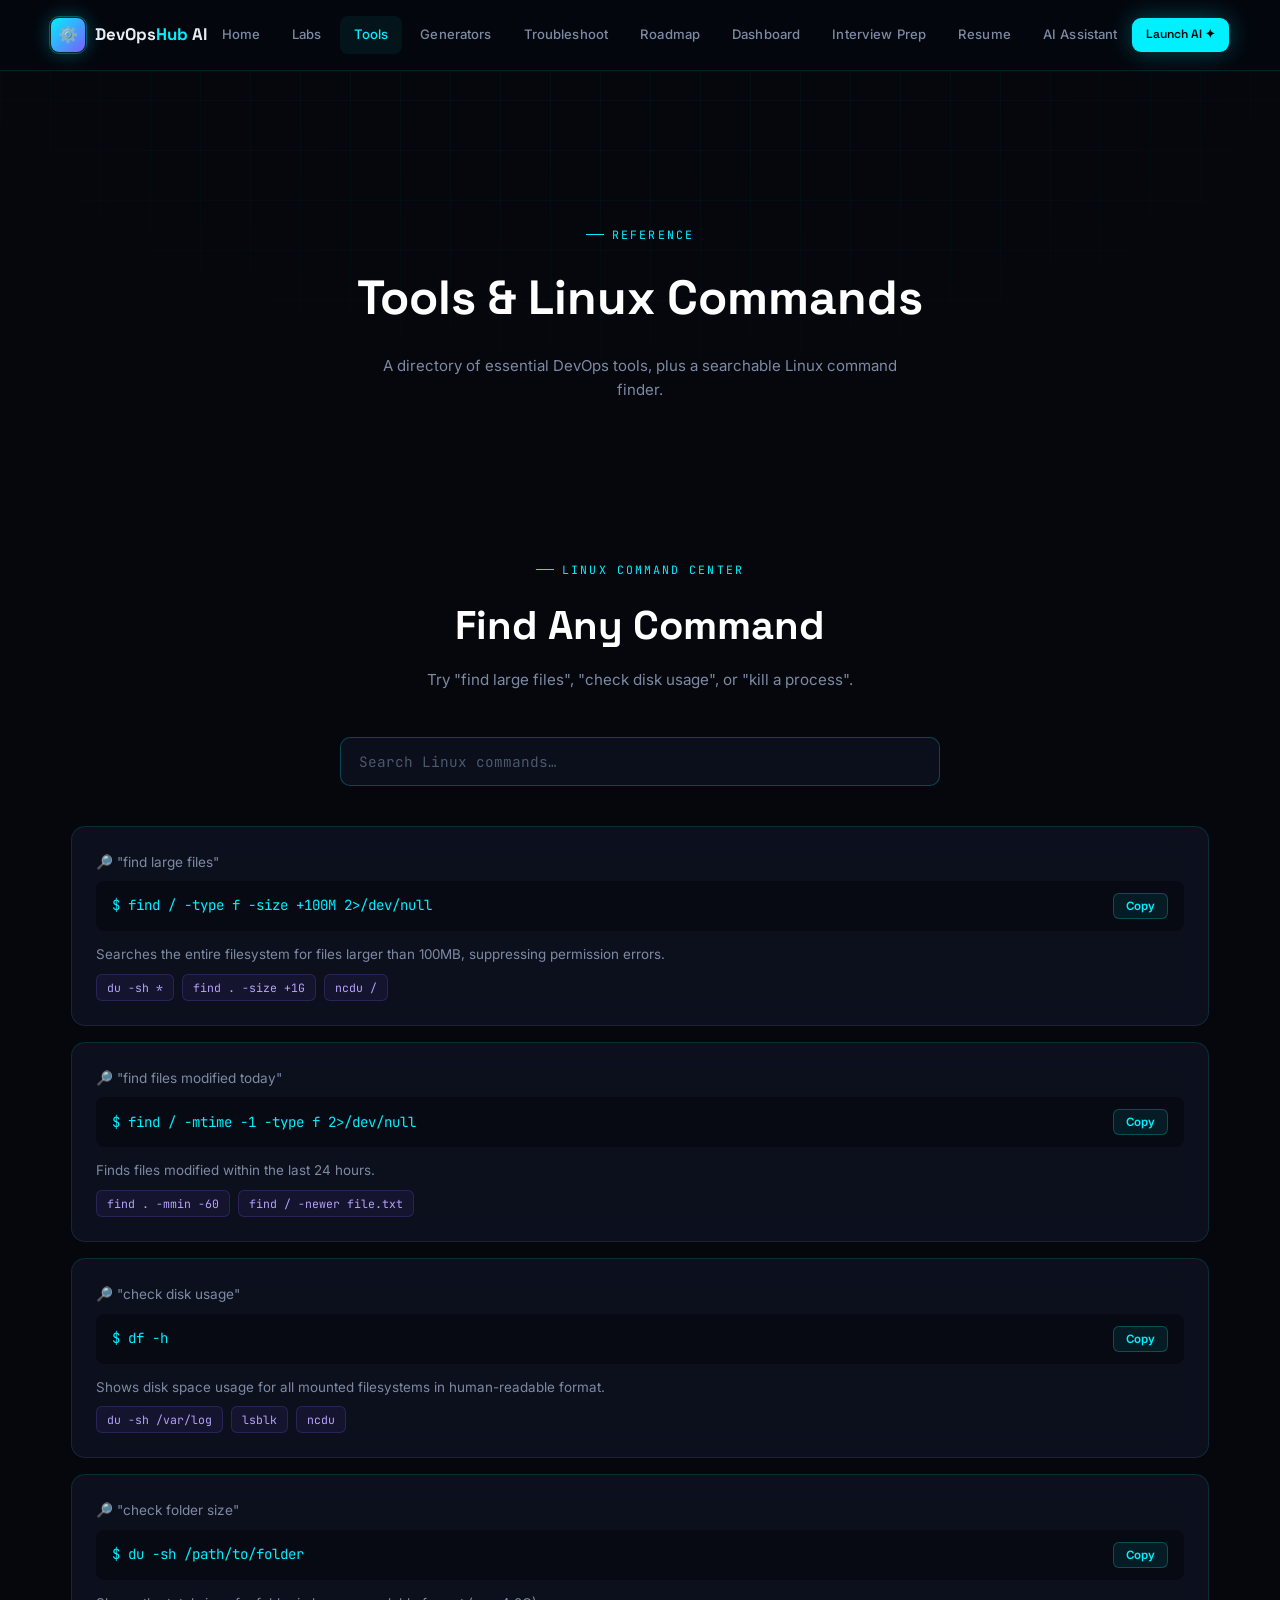
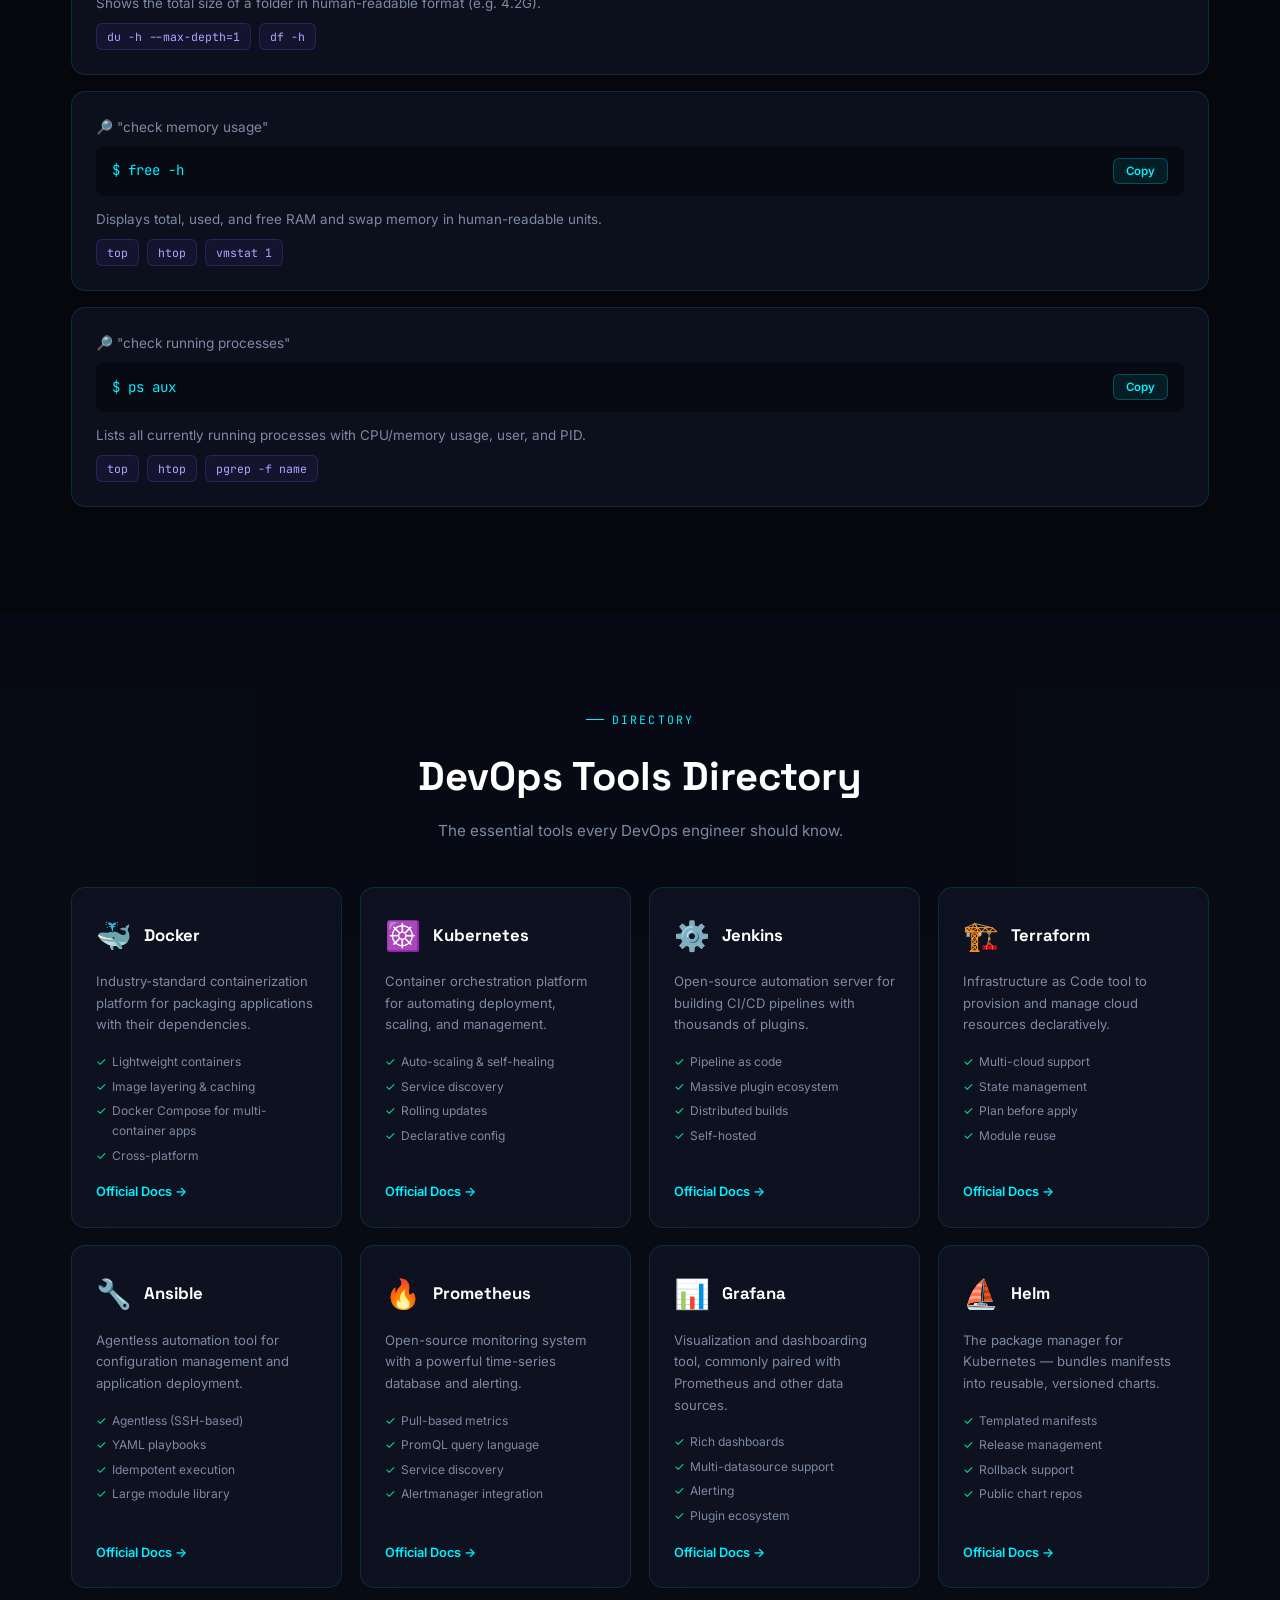
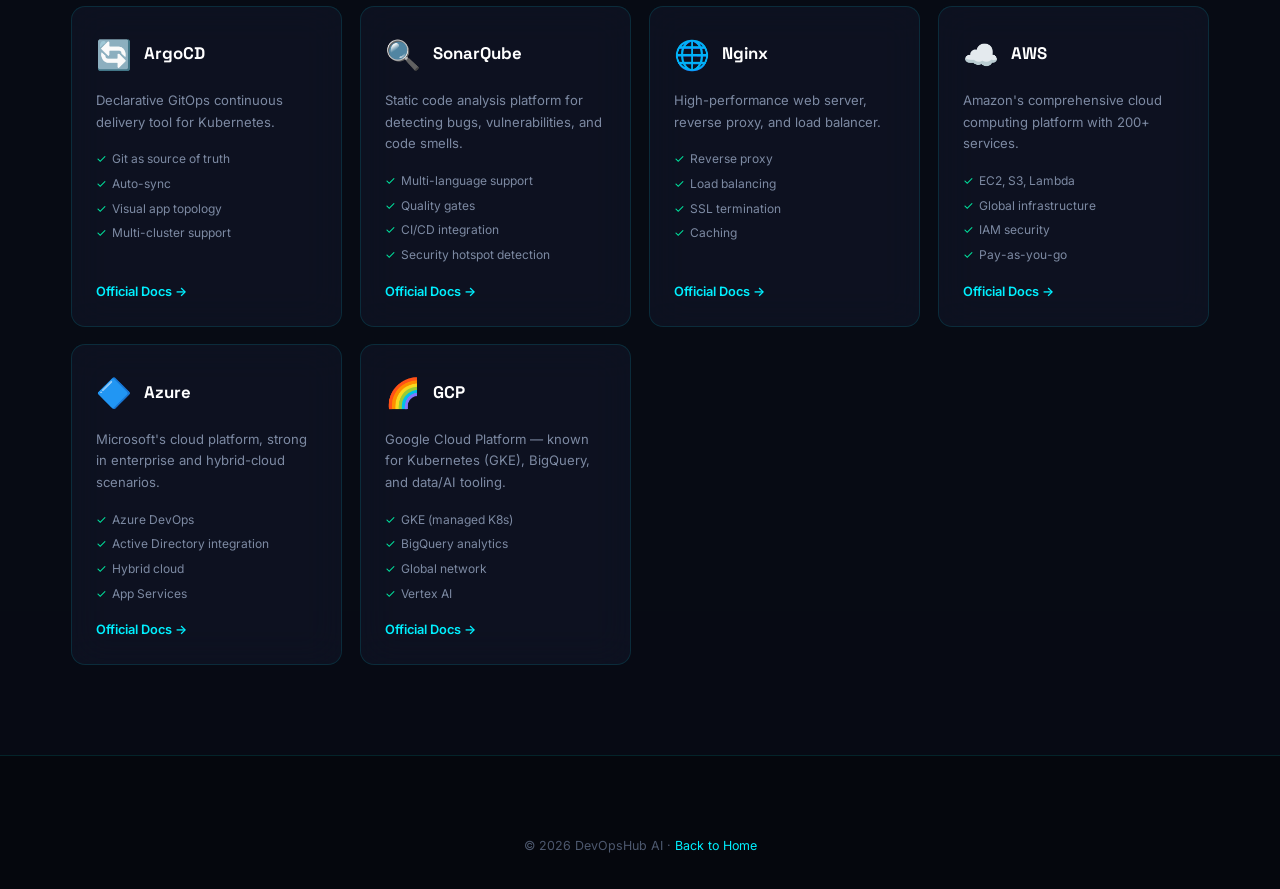
<file: pages/tools.html>
<!DOCTYPE html>
<html lang="en">
<head>
<meta charset="UTF-8">
<meta name="viewport" content="width=device-width, initial-scale=1.0">
<title>Tools & Linux Commands — DevOpsHub AI</title>
<link rel="icon" href="data:image/svg+xml,<svg xmlns='http://www.w3.org/2000/svg' viewBox='0 0 100 100'><text y='.9em' font-size='90'>⚙️</text></svg>">
<link href="https://fonts.googleapis.com/css2?family=Space+Grotesk:wght@400;500;600;700&family=Inter:wght@400;500;600;700&family=JetBrains+Mono:wght@400;500;700&display=swap" rel="stylesheet">
<link rel="stylesheet" href="../css/style.css">
</head>
<body>
<div id="scroll-progress"></div>
<div class="bg-grid"></div>

<nav id="nav">
  <a href="../index.html" class="nav-logo">
    <div class="nav-logo-mark">⚙️</div>
    <span class="nav-logo-text">DevOps<span>Hub</span> AI</span>
  </a>
  <div class="nav-links" id="nav-links">
    <a href="../index.html">Home</a>
    <a href="labs.html">Labs</a>
    <a href="tools.html" class="active">Tools</a>
    <a href="generators.html">Generators</a>
    <a href="troubleshoot.html">Troubleshoot</a>
    <a href="roadmap.html">Roadmap</a>
    <a href="dashboard.html">Dashboard</a>
    <a href="interview.html">Interview Prep</a>
    <a href="resume.html">Resume</a>
    <a href="assistant.html">AI Assistant</a>
  </div>
  <div class="nav-cta">
    <a href="assistant.html" class="btn btn-cyan btn-sm">Launch AI ✦</a>
    <button class="nav-toggle" id="nav-toggle"><span></span><span></span><span></span></button>
  </div>
</nav>

<main>
<div class="page-hero">
  <div class="eyebrow center" style="justify-content:center">Reference</div>
  <h1>Tools & Linux Commands</h1>
  <p>A directory of essential DevOps tools, plus a searchable Linux command finder.</p>
</div>

<!-- LINUX COMMAND FINDER -->
<section id="linux">
  <div class="wrap">
    <div class="sec-head center reveal">
      <div class="eyebrow">Linux Command Center</div>
      <h2 class="sec-title">Find Any Command</h2>
      <p class="sec-sub">Try "find large files", "check disk usage", or "kill a process".</p>
    </div>
    <div class="search-bar reveal">
      <input type="text" id="linux-search" placeholder="Search Linux commands…" oninput="renderLinuxResults()">
    </div>
    <div id="linux-results"></div>
  </div>
</section>

<!-- TOOLS DIRECTORY -->
<section id="directory" style="background:rgba(16,21,37,.3)">
  <div class="wrap">
    <div class="sec-head center reveal">
      <div class="eyebrow">Directory</div>
      <h2 class="sec-title">DevOps Tools Directory</h2>
      <p class="sec-sub">The essential tools every DevOps engineer should know.</p>
    </div>
    <div class="tools-grid" id="tools-grid"></div>
  </div>
</section>

</main>

<footer>
  <div class="footer-bottom" style="border-top:none;justify-content:center">
    <p>© 2026 DevOpsHub AI · <a href="../index.html" style="color:var(--cyan)">Back to Home</a></p>
  </div>
</footer>

<button id="back-top">↑</button>

<script src="../data/linux-commands.js"></script>
<script src="../data/tools-data.js"></script>
<script>
function renderLinuxResults() {
  const q = document.getElementById('linux-search').value;
  const results = q ? searchLinuxCommands(q) : LINUX_COMMANDS.slice(0, 6);
  const container = document.getElementById('linux-results');
  if (!results.length) {
    container.innerHTML = `<div class="center" style="padding:2rem;color:var(--muted)">No commands found. Try a different search.</div>`;
    return;
  }
  container.innerHTML = results.map(r => `
    <div class="cmd-result glass">
      <div class="cmd-q">🔎 "${r.q}"</div>
      <div class="cmd-line">
        <code>$ ${r.cmd}</code>
        <button class="copy-btn" onclick="navigator.clipboard.writeText(this.parentElement.querySelector('code').textContent.replace('$ ',''));this.textContent='✓';setTimeout(()=>this.textContent='Copy',1500)">Copy</button>
      </div>
      <div class="cmd-explain">${r.explain}</div>
      <div class="cmd-related">${r.related.map(rl => `<span>${rl}</span>`).join('')}</div>
    </div>
  `).join('');
}

function renderToolsGrid() {
  document.getElementById('tools-grid').innerHTML = TOOLS_DIRECTORY.map(t => `
    <div class="tool-card glass">
      <div class="tool-card-top">
        <div class="tool-card-icon">${t.icon}</div>
        <div class="tool-card-name">${t.name}</div>
      </div>
      <div class="tool-card-desc">${t.desc}</div>
      <ul class="tool-card-features">${t.features.map(f => `<li>${f}</li>`).join('')}</ul>
      <a href="${t.docs}" target="_blank" class="tool-card-link">Official Docs →</a>
    </div>
  `).join('');
}

renderLinuxResults();
renderToolsGrid();
</script>
<script src="https://cdnjs.cloudflare.com/ajax/libs/gsap/3.12.2/gsap.min.js"></script>
<script src="../js/main.js"></script>
</body>
</html>
</file>
<file: css/style.css>
/* ============ RESET & TOKENS ============ */
*,*::before,*::after{box-sizing:border-box;margin:0;padding:0}
:root{
  --void:#05070d;
  --panel:#0b0f1a;
  --panel2:#101525;
  --card:rgba(16,21,37,.7);
  --border:rgba(0,240,255,.12);
  --border2:rgba(0,240,255,.25);
  --cyan:#00f0ff;
  --cyan-dim:#0ea5b8;
  --violet:#7c5cff;
  --amber:#ffb020;
  --green:#00e6a0;
  --red:#ff5470;
  --text:#e8edf5;
  --muted:#7d8aa3;
  --muted2:#4d586e;
  --font-d:'Space Grotesk',sans-serif;
  --font-b:'Inter',sans-serif;
  --font-m:'JetBrains Mono',monospace;
  --radius:14px;
}
html{scroll-behavior:smooth}
body{
  background:var(--void);
  color:var(--text);
  font-family:var(--font-b);
  line-height:1.65;
  overflow-x:hidden;
  font-size:15px;
}
a{color:inherit;text-decoration:none}
ul{list-style:none}
img{max-width:100%;display:block}
button{font-family:inherit;cursor:pointer}
::selection{background:var(--cyan);color:var(--void)}

::-webkit-scrollbar{width:8px}
::-webkit-scrollbar-track{background:var(--void)}
::-webkit-scrollbar-thumb{background:var(--border2);border-radius:8px}
::-webkit-scrollbar-thumb:hover{background:var(--cyan-dim)}

/* ============ BACKGROUND GRID ============ */
.bg-grid{
  position:fixed;inset:0;z-index:0;pointer-events:none;
  background-image:
    linear-gradient(rgba(0,240,255,.035) 1px,transparent 1px),
    linear-gradient(90deg,rgba(0,240,255,.035) 1px,transparent 1px);
  background-size:50px 50px;
  mask-image:radial-gradient(ellipse 80% 60% at 50% 0%,#000 30%,transparent 90%);
}
#webgl-bg{position:fixed;inset:0;z-index:0;width:100%;height:100%}

/* ============ NAV ============ */
#nav{
  position:fixed;top:0;left:0;right:0;z-index:200;
  display:flex;align-items:center;justify-content:space-between;
  padding:16px 4%;
  background:rgba(5,7,13,.78);
  backdrop-filter:blur(16px) saturate(1.4);
  border-bottom:1px solid var(--border);
}
.nav-logo{
  display:flex;align-items:center;gap:10px;
  font-family:var(--font-d);font-weight:700;font-size:1.05rem;
}
.nav-logo-mark{
  width:34px;height:34px;border-radius:8px;
  background:linear-gradient(135deg,var(--cyan),var(--violet));
  display:flex;align-items:center;justify-content:center;
  font-size:16px;position:relative;
  box-shadow:0 0 20px rgba(0,240,255,.35);
}
.nav-logo-mark::after{
  content:'';position:absolute;inset:-2px;border-radius:10px;
  border:1px solid rgba(0,240,255,.3);
  animation:pulse-ring 2.4s ease-in-out infinite;
}
@keyframes pulse-ring{0%,100%{opacity:.6;transform:scale(1)}50%{opacity:0;transform:scale(1.25)}}
.nav-logo-text span{color:var(--cyan)}

.nav-links{display:flex;gap:.25rem;align-items:center}
.nav-links a{
  font-size:.82rem;font-weight:500;color:var(--muted);
  padding:8px 14px;border-radius:8px;transition:.2s;
  letter-spacing:.01em;
}
.nav-links a:hover,.nav-links a.active{color:var(--cyan);background:rgba(0,240,255,.06)}

.nav-cta{
  display:flex;align-items:center;gap:.75rem;
}
.nav-toggle{display:none;flex-direction:column;gap:5px;background:none;border:none}
.nav-toggle span{width:22px;height:2px;background:var(--cyan);border-radius:2px}

/* ============ BUTTONS ============ */
.btn{
  display:inline-flex;align-items:center;gap:8px;
  padding:11px 22px;border-radius:9px;
  font-family:var(--font-d);font-size:.85rem;font-weight:600;
  border:none;transition:.25s;white-space:nowrap;
}
.btn-cyan{
  background:var(--cyan);color:var(--void);
  box-shadow:0 0 24px rgba(0,240,255,.3);
}
.btn-cyan:hover{box-shadow:0 0 40px rgba(0,240,255,.5);transform:translateY(-2px)}
.btn-ghost{
  background:transparent;color:var(--cyan);
  border:1px solid var(--border2);
}
.btn-ghost:hover{background:rgba(0,240,255,.06);border-color:var(--cyan);transform:translateY(-2px)}
.btn-violet{
  background:var(--violet);color:#fff;
  box-shadow:0 0 24px rgba(124,92,255,.3);
}
.btn-violet:hover{box-shadow:0 0 40px rgba(124,92,255,.5);transform:translateY(-2px)}
.btn-sm{padding:7px 14px;font-size:.75rem}
.btn-block{width:100%;justify-content:center}

/* ============ LAYOUT ============ */
.wrap{max-width:1240px;margin:0 auto;padding:0 4%}
main{position:relative;z-index:1;padding-top:68px}
section{position:relative;padding:90px 0}

.eyebrow{
  font-family:var(--font-m);font-size:.72rem;
  color:var(--cyan);letter-spacing:.18em;text-transform:uppercase;
  display:inline-flex;align-items:center;gap:8px;margin-bottom:.9rem;
}
.eyebrow::before{content:'';width:18px;height:1px;background:var(--cyan)}
.sec-title{
  font-family:var(--font-d);font-weight:700;
  font-size:clamp(1.7rem,3.4vw,2.5rem);color:#fff;margin-bottom:.5rem;
}
.sec-sub{color:var(--muted);font-size:.95rem;max-width:560px}
.sec-head{margin-bottom:2.75rem}
.sec-head.center{text-align:center}
.sec-head.center .sec-sub{margin:0 auto}

/* ============ GLASS / CARD ============ */
.glass{
  background:var(--card);
  backdrop-filter:blur(18px);
  border:1px solid var(--border);
  border-radius:var(--radius);
  transition:all .3s;
}
.glass:hover{border-color:var(--border2);box-shadow:0 16px 50px rgba(0,0,0,.35)}

.badge{
  display:inline-flex;align-items:center;gap:5px;
  padding:3px 10px;border-radius:999px;
  font-size:.68rem;font-weight:700;letter-spacing:.04em;text-transform:uppercase;
  font-family:var(--font-m);
}
.badge-cyan{background:rgba(0,240,255,.1);color:var(--cyan);border:1px solid rgba(0,240,255,.25)}
.badge-violet{background:rgba(124,92,255,.1);color:#b3a3ff;border:1px solid rgba(124,92,255,.25)}
.badge-green{background:rgba(0,230,160,.1);color:var(--green);border:1px solid rgba(0,230,160,.25)}
.badge-amber{background:rgba(255,176,32,.1);color:var(--amber);border:1px solid rgba(255,176,32,.25)}
.badge-red{background:rgba(255,84,112,.1);color:var(--red);border:1px solid rgba(255,84,112,.25)}

/* ============ HERO ============ */
#hero{
  min-height:92vh;display:flex;flex-direction:column;
  align-items:center;justify-content:center;text-align:center;
  padding:140px 4% 80px;
}
.hero-badge{
  display:inline-flex;align-items:center;gap:8px;
  background:rgba(0,240,255,.06);border:1px solid var(--border2);
  padding:6px 16px;border-radius:999px;
  font-family:var(--font-m);font-size:.78rem;color:var(--cyan);
  margin-bottom:1.75rem;opacity:0;
}
.live-dot{width:6px;height:6px;border-radius:50%;background:var(--green);box-shadow:0 0 8px var(--green);animation:pulse-ring 1.6s ease-in-out infinite}
.hero-title{
  font-family:var(--font-d);font-weight:700;
  font-size:clamp(2.4rem,6vw,4.4rem);line-height:1.08;
  color:#fff;max-width:900px;margin-bottom:1.5rem;opacity:0;
}
.hero-title .grad{
  background:linear-gradient(135deg,var(--cyan),var(--violet));
  -webkit-background-clip:text;-webkit-text-fill-color:transparent;background-clip:text;
}
.hero-sub{
  color:var(--muted);font-size:1.05rem;max-width:600px;
  margin-bottom:2.25rem;opacity:0;
}
.hero-actions{display:flex;gap:1rem;flex-wrap:wrap;justify-content:center;margin-bottom:3rem;opacity:0}

/* TERMINAL (hero signature element) */
.terminal{
  width:100%;max-width:760px;
  background:rgba(8,11,20,.92);
  border:1px solid var(--border2);
  border-radius:12px;overflow:hidden;
  box-shadow:0 30px 90px rgba(0,0,0,.5),0 0 60px rgba(0,240,255,.06);
  opacity:0;text-align:left;
}
.terminal-bar{
  display:flex;align-items:center;gap:8px;
  padding:11px 16px;background:rgba(0,240,255,.04);
  border-bottom:1px solid var(--border);
}
.term-dot{width:10px;height:10px;border-radius:50%}
.term-dot.r{background:#ff5f57}.term-dot.y{background:#febc2e}.term-dot.g{background:#28c840}
.terminal-bar span{
  margin-left:auto;font-family:var(--font-m);font-size:.72rem;color:var(--muted);
}
.terminal-body{
  padding:20px 22px;font-family:var(--font-m);font-size:.84rem;
  min-height:170px;color:var(--text);
}
.term-line{display:flex;gap:8px;margin-bottom:8px}
.term-prompt{color:var(--green);flex-shrink:0}
.term-cmd{color:var(--cyan2,var(--cyan))}
.term-out{color:var(--muted);padding-left:18px;font-size:.8rem}
.term-cursor{display:inline-block;width:7px;height:14px;background:var(--cyan);animation:blink 1s step-end infinite;vertical-align:middle}
@keyframes blink{0%,100%{opacity:1}50%{opacity:0}}

/* STAT STRIP */
.stat-strip{
  display:flex;flex-wrap:wrap;justify-content:center;gap:0;
  margin-top:3rem;border:1px solid var(--border);border-radius:14px;
  overflow:hidden;background:rgba(16,21,37,.5);opacity:0;
}
.stat{padding:18px 28px;text-align:center;border-right:1px solid var(--border)}
.stat:last-child{border-right:none}
.stat-num{font-family:var(--font-d);font-size:1.6rem;font-weight:700;color:var(--cyan);display:block}
.stat-label{font-size:.72rem;color:var(--muted);text-transform:uppercase;letter-spacing:.06em}

/* ============ FEATURE GRID ============ */
.feature-grid{display:grid;grid-template-columns:repeat(auto-fill,minmax(280px,1fr));gap:1.1rem}
.feature-card{
  padding:1.75rem;display:flex;flex-direction:column;gap:.85rem;
  position:relative;overflow:hidden;
}
.feature-card::before{
  content:'';position:absolute;top:-1px;left:0;right:0;height:2px;
  background:linear-gradient(90deg,var(--cyan),var(--violet));
  transform:scaleX(0);transform-origin:left;transition:transform .35s;
}
.feature-card:hover::before{transform:scaleX(1)}
.feature-card:hover{transform:translateY(-5px)}
.feature-icon{
  width:46px;height:46px;border-radius:11px;
  background:rgba(0,240,255,.08);border:1px solid var(--border2);
  display:flex;align-items:center;justify-content:center;font-size:1.4rem;
}
.feature-title{font-family:var(--font-d);font-size:1.05rem;font-weight:700;color:#fff}
.feature-desc{font-size:.85rem;color:var(--muted);line-height:1.7;flex:1}
.feature-link{
  font-size:.8rem;font-weight:600;color:var(--cyan);
  display:inline-flex;align-items:center;gap:6px;margin-top:.25rem;
}
.feature-link:hover{gap:10px}

/* ============ ROADMAP ============ */
.roadmap-line{
  position:relative;max-width:560px;margin:0 auto;padding:1rem 0;
}
.roadmap-line::before{
  content:'';position:absolute;left:27px;top:0;bottom:0;width:2px;
  background:linear-gradient(180deg,var(--cyan),var(--violet),transparent);
}
.roadmap-node{
  display:flex;gap:1.25rem;align-items:flex-start;
  margin-bottom:1rem;cursor:pointer;position:relative;
}
.roadmap-marker{
  width:56px;height:56px;border-radius:14px;flex-shrink:0;
  background:var(--panel2);border:1px solid var(--border2);
  display:flex;align-items:center;justify-content:center;font-size:1.5rem;
  position:relative;z-index:2;transition:.3s;
}
.roadmap-node:hover .roadmap-marker{
  border-color:var(--cyan);box-shadow:0 0 24px rgba(0,240,255,.3);transform:scale(1.08)
}
.roadmap-content{
  flex:1;padding:14px 18px;border-radius:12px;
  background:var(--card);border:1px solid var(--border);
  transition:.25s;
}
.roadmap-node:hover .roadmap-content{border-color:var(--border2)}
.roadmap-title{font-family:var(--font-d);font-weight:700;font-size:1rem;color:#fff}
.roadmap-step{font-family:var(--font-m);font-size:.7rem;color:var(--muted)}
.roadmap-detail{
  display:none;margin-top:1rem;padding-top:1rem;
  border-top:1px solid var(--border);font-size:.84rem;color:var(--muted);
}
.roadmap-node.open .roadmap-detail{display:block}
.roadmap-detail h5{color:var(--cyan);font-size:.78rem;text-transform:uppercase;letter-spacing:.05em;margin:.75rem 0 .4rem}
.roadmap-detail h5:first-child{margin-top:0}
.roadmap-detail ul{padding-left:0}
.roadmap-detail li{padding:3px 0;padding-left:1.1rem;position:relative}
.roadmap-detail li::before{content:'▹';position:absolute;left:0;color:var(--cyan)}

/* ============ GENERATOR PANELS ============ */
.gen-panel{display:grid;grid-template-columns:1fr 1fr;gap:2rem;align-items:start}
.gen-form{padding:1.75rem;display:flex;flex-direction:column;gap:1rem}
.form-row{display:flex;flex-direction:column;gap:.4rem}
.form-row label{font-size:.78rem;font-weight:600;color:var(--muted);text-transform:uppercase;letter-spacing:.05em}
.form-input,.form-select,.form-textarea{
  background:rgba(5,7,13,.6);border:1px solid var(--border);
  border-radius:8px;padding:11px 14px;color:var(--text);
  font-family:var(--font-m);font-size:.85rem;outline:none;transition:.2s;
}
.form-input:focus,.form-select:focus,.form-textarea:focus{border-color:var(--cyan)}
.form-grid2{display:grid;grid-template-columns:1fr 1fr;gap:1rem}
.chip-select{display:flex;gap:.5rem;flex-wrap:wrap}
.chip{
  padding:8px 16px;border-radius:8px;border:1px solid var(--border);
  font-size:.82rem;font-weight:600;color:var(--muted);transition:.2s;
  background:rgba(5,7,13,.4);
}
.chip.active,.chip:hover{border-color:var(--cyan);color:var(--cyan);background:rgba(0,240,255,.06)}

.gen-output{padding:0;overflow:hidden;display:flex;flex-direction:column}
.gen-output-bar{
  display:flex;align-items:center;justify-content:space-between;
  padding:12px 16px;border-bottom:1px solid var(--border);
  font-family:var(--font-m);font-size:.75rem;color:var(--muted);
}
.copy-btn{
  background:rgba(0,240,255,.08);border:1px solid var(--border2);
  color:var(--cyan);padding:5px 12px;border-radius:6px;font-size:.72rem;font-weight:600;
  transition:.2s;
}
.copy-btn:hover{background:rgba(0,240,255,.15)}
.copy-btn.copied{background:rgba(0,230,160,.15);border-color:var(--green);color:var(--green)}
.gen-code{
  padding:18px;font-family:var(--font-m);font-size:.82rem;
  color:#a8e6ff;white-space:pre-wrap;word-break:break-word;
  min-height:200px;max-height:480px;overflow-y:auto;line-height:1.7;
}
.gen-code .c-key{color:var(--violet)}
.gen-code .c-str{color:var(--green)}
.gen-code .c-cmt{color:var(--muted2)}

/* ============ SEARCH ============ */
.search-bar{
  display:flex;gap:.75rem;max-width:600px;margin:0 auto 2.5rem;
}
.search-bar input{
  flex:1;background:rgba(16,21,37,.6);border:1px solid var(--border2);
  border-radius:10px;padding:14px 18px;color:var(--text);
  font-family:var(--font-m);font-size:.9rem;outline:none;
}
.search-bar input:focus{border-color:var(--cyan)}
.search-bar input::placeholder{color:var(--muted2)}

.cmd-result{padding:1.5rem;margin-bottom:1rem}
.cmd-q{font-size:.85rem;color:var(--muted);margin-bottom:.5rem}
.cmd-line{
  display:flex;align-items:center;gap:.75rem;
  background:rgba(5,7,13,.6);border-radius:8px;padding:12px 16px;margin-bottom:.75rem;
}
.cmd-line code{font-family:var(--font-m);color:var(--cyan2,var(--cyan));font-size:.88rem;flex:1;word-break:break-all}
.cmd-explain{font-size:.84rem;color:var(--muted);line-height:1.7;margin-bottom:.5rem}
.cmd-related{display:flex;gap:.5rem;flex-wrap:wrap}
.cmd-related span{
  font-family:var(--font-m);font-size:.72rem;padding:3px 10px;
  background:rgba(124,92,255,.08);border:1px solid rgba(124,92,255,.2);
  border-radius:6px;color:#b3a3ff;
}

/* ============ TOOLS GRID ============ */
.tools-grid{display:grid;grid-template-columns:repeat(auto-fill,minmax(260px,1fr));gap:1.1rem}
.tool-card{padding:1.5rem;display:flex;flex-direction:column;gap:.75rem}
.tool-card-top{display:flex;align-items:center;gap:12px}
.tool-card-icon{font-size:1.8rem}
.tool-card-name{font-family:var(--font-d);font-weight:700;font-size:1.05rem;color:#fff}
.tool-card-desc{font-size:.82rem;color:var(--muted);line-height:1.65}
.tool-card-features{display:flex;flex-direction:column;gap:.3rem;margin:.25rem 0}
.tool-card-features li{font-size:.75rem;color:var(--muted);padding-left:1rem;position:relative}
.tool-card-features li::before{content:'✓';position:absolute;left:0;color:var(--green)}
.tool-card-link{font-size:.8rem;color:var(--cyan);font-weight:600;margin-top:auto}

/* ============ TROUBLESHOOT ============ */
.ts-filters{display:flex;gap:.5rem;flex-wrap:wrap;justify-content:center;margin-bottom:2.5rem}
.ts-card{padding:1.5rem;margin-bottom:1rem}
.ts-head{display:flex;align-items:center;gap:12px;margin-bottom:1rem}
.ts-icon{font-size:1.5rem}
.ts-title{font-family:var(--font-d);font-weight:700;font-size:1.05rem;color:#fff}
.ts-symptom{font-size:.85rem;color:var(--amber);margin-bottom:1rem;padding:10px 14px;background:rgba(255,176,32,.06);border-left:2px solid var(--amber);border-radius:0 8px 8px 0}
.ts-causes{margin-bottom:1rem}
.ts-causes h5,.ts-fix h5{font-size:.74rem;text-transform:uppercase;letter-spacing:.06em;color:var(--muted);margin-bottom:.5rem}
.ts-causes li{font-size:.83rem;color:var(--muted);padding-left:1.1rem;position:relative;padding-bottom:.3rem}
.ts-causes li::before{content:'•';position:absolute;left:0;color:var(--red)}
.ts-fix{font-size:.85rem;color:var(--text);line-height:1.75;padding:12px 14px;background:rgba(0,230,160,.05);border-left:2px solid var(--green);border-radius:0 8px 8px 0}

/* ============ DASHBOARD (monitoring sim) ============ */
.dash-grid{display:grid;grid-template-columns:repeat(auto-fit,minmax(220px,1fr));gap:1rem;margin-bottom:1.5rem}
.dash-card{padding:1.25rem}
.dash-label{font-size:.74rem;color:var(--muted);text-transform:uppercase;letter-spacing:.05em;margin-bottom:.5rem}
.dash-value{font-family:var(--font-d);font-size:1.8rem;font-weight:700;color:#fff;margin-bottom:.5rem}
.dash-bar-track{height:6px;border-radius:6px;background:rgba(255,255,255,.06);overflow:hidden}
.dash-bar-fill{height:100%;border-radius:6px;transition:width .6s ease}
.dash-chart-wrap{padding:1.5rem;margin-bottom:1rem}
.dash-chart-title{font-size:.85rem;font-weight:600;color:var(--text);margin-bottom:1rem}
.pod-list{display:flex;flex-direction:column;gap:.5rem}
.pod-row{
  display:flex;align-items:center;gap:12px;padding:10px 14px;
  background:rgba(5,7,13,.4);border-radius:8px;font-family:var(--font-m);font-size:.78rem;
}
.pod-status{width:8px;height:8px;border-radius:50%;flex-shrink:0}
.pod-status.running{background:var(--green);box-shadow:0 0 6px var(--green)}
.pod-status.pending{background:var(--amber)}
.pod-status.crash{background:var(--red)}
.pod-name{flex:1;color:var(--text)}
.pod-meta{color:var(--muted)}

/* ============ INTERVIEW PREP ============ */
.iv-tabs{display:flex;gap:.5rem;flex-wrap:wrap;justify-content:center;margin-bottom:1.5rem}
.iv-level-tabs{display:flex;gap:.5rem;justify-content:center;margin-bottom:2rem}
.iv-item{margin-bottom:.75rem;overflow:hidden}
.iv-q{
  padding:1.1rem 1.4rem;display:flex;align-items:center;justify-content:space-between;
  cursor:pointer;font-weight:600;font-size:.9rem;color:var(--text);gap:1rem;
}
.iv-q:hover{color:var(--cyan)}
.iv-arrow{transition:transform .3s;color:var(--muted);flex-shrink:0}
.iv-item.open .iv-arrow{transform:rotate(180deg);color:var(--cyan)}
.iv-a{max-height:0;overflow:hidden;transition:max-height .35s ease,padding .35s}
.iv-item.open .iv-a{max-height:300px;padding:0 1.4rem 1.4rem}
.iv-a p{font-size:.84rem;color:var(--muted);line-height:1.75}

/* ============ RESUME BUILDER ============ */
.resume-grid{display:grid;grid-template-columns:1fr 1fr;gap:2rem}
.resume-form{padding:1.75rem;display:flex;flex-direction:column;gap:1rem;max-height:80vh;overflow-y:auto}
.resume-preview{
  background:#fff;color:#1a1a1a;border-radius:10px;padding:2.25rem;
  font-family:var(--font-b);max-height:80vh;overflow-y:auto;
}
.rp-name{font-family:var(--font-d);font-size:1.6rem;font-weight:700;color:#0a0f1e}
.rp-title{color:#0ea5b8;font-weight:600;font-size:.9rem;margin-bottom:.25rem}
.rp-contact{font-size:.78rem;color:#555;margin-bottom:1.25rem}
.rp-section{margin-bottom:1.1rem}
.rp-section h4{font-size:.78rem;text-transform:uppercase;letter-spacing:.06em;color:#0a0f1e;border-bottom:2px solid #0ea5b8;padding-bottom:4px;margin-bottom:.6rem}
.rp-section p,.rp-section li{font-size:.82rem;color:#333;line-height:1.6}
.rp-skill-tag{display:inline-block;background:#eef9fb;color:#0ea5b8;padding:2px 10px;border-radius:6px;font-size:.74rem;margin:2px}

/* ============ AI CHAT ============ */
.chat-shell{display:grid;grid-template-columns:1fr 260px;gap:1.5rem;align-items:start}
.chat-window{padding:0;display:flex;flex-direction:column;height:560px}
.chat-msgs{flex:1;overflow-y:auto;padding:1.5rem;display:flex;flex-direction:column;gap:1rem}
.chat-empty{text-align:center;color:var(--muted);padding:3rem 1rem}
.msg{max-width:82%;display:flex;flex-direction:column;gap:4px}
.msg.user{align-self:flex-end;align-items:flex-end}
.msg.ai{align-self:flex-start}
.msg-bubble{padding:11px 15px;border-radius:14px;font-size:.85rem;line-height:1.65}
.msg.user .msg-bubble{background:var(--cyan);color:var(--void);border-bottom-right-radius:4px;font-weight:500}
.msg.ai .msg-bubble{background:var(--panel2);border:1px solid var(--border);color:var(--text);border-bottom-left-radius:4px}
.msg-bubble code{background:rgba(0,0,0,.3);padding:1px 5px;border-radius:4px;font-family:var(--font-m);font-size:.8em}
.msg-bubble pre{background:rgba(0,0,0,.35);border-radius:8px;padding:10px;margin-top:6px;overflow-x:auto;font-family:var(--font-m);font-size:.78rem}
.chat-input-row{display:flex;gap:10px;padding:14px;border-top:1px solid var(--border)}
.chat-input-row textarea{
  flex:1;background:rgba(5,7,13,.6);border:1px solid var(--border);
  border-radius:10px;padding:11px 14px;color:var(--text);font-family:var(--font-b);
  font-size:.85rem;outline:none;resize:none;max-height:100px;
}
.chat-input-row textarea:focus{border-color:var(--cyan)}
.chat-send{
  width:42px;height:42px;border-radius:10px;background:var(--cyan);
  border:none;display:flex;align-items:center;justify-content:center;flex-shrink:0;
  color:var(--void);transition:.2s;
}
.chat-send:hover{background:var(--cyan2,var(--cyan));transform:scale(1.05)}
.chat-suggestions{display:flex;flex-wrap:wrap;gap:.5rem;padding:0 1.5rem 1rem}
.chat-suggest-chip{
  font-size:.76rem;padding:7px 13px;border-radius:999px;
  border:1px solid var(--border2);color:var(--cyan);background:rgba(0,240,255,.04);
}
.chat-sidebar{padding:1.5rem}
.chat-sidebar h4{font-size:.74rem;text-transform:uppercase;letter-spacing:.06em;color:var(--muted);margin-bottom:1rem}
.chat-cap{display:flex;gap:10px;padding:8px 0;font-size:.8rem;color:var(--text)}
.thinking{display:flex;gap:4px;padding:11px 15px}
.thinking span{width:6px;height:6px;border-radius:50%;background:var(--cyan);animation:dot-b 1.2s ease-in-out infinite}
.thinking span:nth-child(2){animation-delay:.2s}
.thinking span:nth-child(3){animation-delay:.4s}
@keyframes dot-b{0%,80%,100%{transform:scale(.6);opacity:.4}40%{transform:scale(1);opacity:1}}

/* ============ FOOTER ============ */
footer{
  position:relative;z-index:1;border-top:1px solid var(--border);
  padding:3.5rem 4% 2rem;
}
.footer-grid{
  max-width:1240px;margin:0 auto;
  display:grid;grid-template-columns:1.5fr 1fr 1fr 1fr;gap:2.5rem;
  padding-bottom:2.5rem;border-bottom:1px solid var(--border);
}
.footer-brand p{color:var(--muted);font-size:.84rem;line-height:1.7;margin:1rem 0;max-width:280px}
.footer-social{display:flex;gap:.6rem}
.footer-social a{
  width:36px;height:36px;border-radius:8px;border:1px solid var(--border2);
  display:flex;align-items:center;justify-content:center;transition:.2s;
}
.footer-social a:hover{border-color:var(--cyan);background:rgba(0,240,255,.06)}
.footer-col h5{font-family:var(--font-d);font-size:.8rem;color:#fff;margin-bottom:1rem;text-transform:uppercase;letter-spacing:.05em}
.footer-col a{display:block;color:var(--muted);font-size:.83rem;padding:4px 0;transition:.2s}
.footer-col a:hover{color:var(--cyan)}
.footer-bottom{
  max-width:1240px;margin:0 auto;padding-top:1.5rem;
  display:flex;justify-content:space-between;flex-wrap:wrap;gap:.5rem;
  font-size:.78rem;color:var(--muted2);
}

/* ============ UTILITIES ============ */
.reveal{opacity:0;transform:translateY(28px);transition:opacity .65s ease,transform .65s ease}
.reveal.in{opacity:1;transform:none}
.hidden{display:none!important}
.center{text-align:center}
.mt-1{margin-top:1rem}.mt-2{margin-top:2rem}.mb-2{margin-bottom:2rem}

#scroll-progress{
  position:fixed;top:0;left:0;height:2px;z-index:300;
  background:linear-gradient(90deg,var(--cyan),var(--violet));
  box-shadow:0 0 8px var(--cyan);transition:width .1s;
}
#back-top{
  position:fixed;bottom:2rem;right:2rem;width:46px;height:46px;
  border-radius:10px;background:rgba(16,21,37,.85);border:1px solid var(--border2);
  color:var(--cyan);font-size:1.2rem;display:flex;align-items:center;justify-content:center;
  z-index:90;opacity:0;transform:translateY(10px);transition:.3s;
}
#back-top.show{opacity:1;transform:translateY(0)}

/* PAGE HERO (sub-pages) */
.page-hero{
  padding:150px 4% 60px;text-align:center;
}
.page-hero h1{font-family:var(--font-d);font-weight:700;font-size:clamp(2rem,4.5vw,3rem);color:#fff;margin-bottom:1rem}
.page-hero p{color:var(--muted);max-width:560px;margin:0 auto}

/* ============ LAB TERMINAL (xterm.js wrapper) ============ */
.lab-layout{display:grid;grid-template-columns:1fr 300px;gap:1.5rem;align-items:start}
.lab-term-wrap{
  background:#0a0e16;border:1px solid var(--border2);border-radius:12px;
  overflow:hidden;box-shadow:0 30px 80px rgba(0,0,0,.5);
}
.lab-term-bar{
  display:flex;align-items:center;gap:8px;padding:10px 16px;
  background:rgba(0,240,255,.04);border-bottom:1px solid var(--border);
}
.lab-term-bar span.fname{margin-left:auto;font-family:var(--font-m);font-size:.72rem;color:var(--muted)}
#xterm-container{padding:8px;min-height:420px}
.lab-sidebar{padding:1.5rem}
.lab-sidebar h4{font-size:.74rem;text-transform:uppercase;letter-spacing:.06em;color:var(--muted);margin-bottom:.85rem}
.lab-cmd-list{display:flex;flex-direction:column;gap:.4rem;margin-bottom:1.25rem}
.lab-cmd-chip{
  font-family:var(--font-m);font-size:.76rem;color:var(--cyan2,var(--cyan));
  background:rgba(0,240,255,.05);border:1px solid var(--border);
  border-radius:6px;padding:7px 10px;cursor:pointer;transition:.2s;text-align:left;
}
.lab-cmd-chip:hover{border-color:var(--cyan);background:rgba(0,240,255,.1)}
.lab-task-box{
  background:rgba(0,230,160,.04);border:1px solid rgba(0,230,160,.2);
  border-radius:10px;padding:14px;font-size:.82rem;color:var(--text);line-height:1.7;
}
.lab-task-box h5{color:var(--green);font-size:.74rem;text-transform:uppercase;letter-spacing:.05em;margin-bottom:.5rem}
.lab-reset-btn{margin-top:1rem;width:100%}

/* Lightweight fallback terminal styling (when xterm not available) */
.fallback-term{
  background:#0a0e16;font-family:var(--font-m);font-size:.84rem;color:#a8e6ff;
  padding:16px;min-height:420px;max-height:60vh;overflow-y:auto;line-height:1.7;
}
.fallback-term .ft-line{white-space:pre-wrap;word-break:break-word;margin-bottom:2px}
.fallback-term .ft-prompt{color:var(--green);font-weight:700}
.fallback-term .ft-input-row{display:flex;gap:6px}
.fallback-term input{
  flex:1;background:transparent;border:none;outline:none;
  color:#a8e6ff;font-family:var(--font-m);font-size:.84rem;
}

/* ============ RESPONSIVE ============ */
@media(max-width:980px){
  .nav-links{display:none}
  .nav-toggle{display:flex}
  .gen-panel,.resume-grid,.chat-shell,.lab-layout{grid-template-columns:1fr}
  .footer-grid{grid-template-columns:1fr 1fr}
}
@media(max-width:640px){
  section{padding:60px 0}
  .footer-grid{grid-template-columns:1fr}
  .form-grid2{grid-template-columns:1fr}
  .stat{padding:14px 18px}
  .terminal-body{font-size:.74rem}
}
</file>
